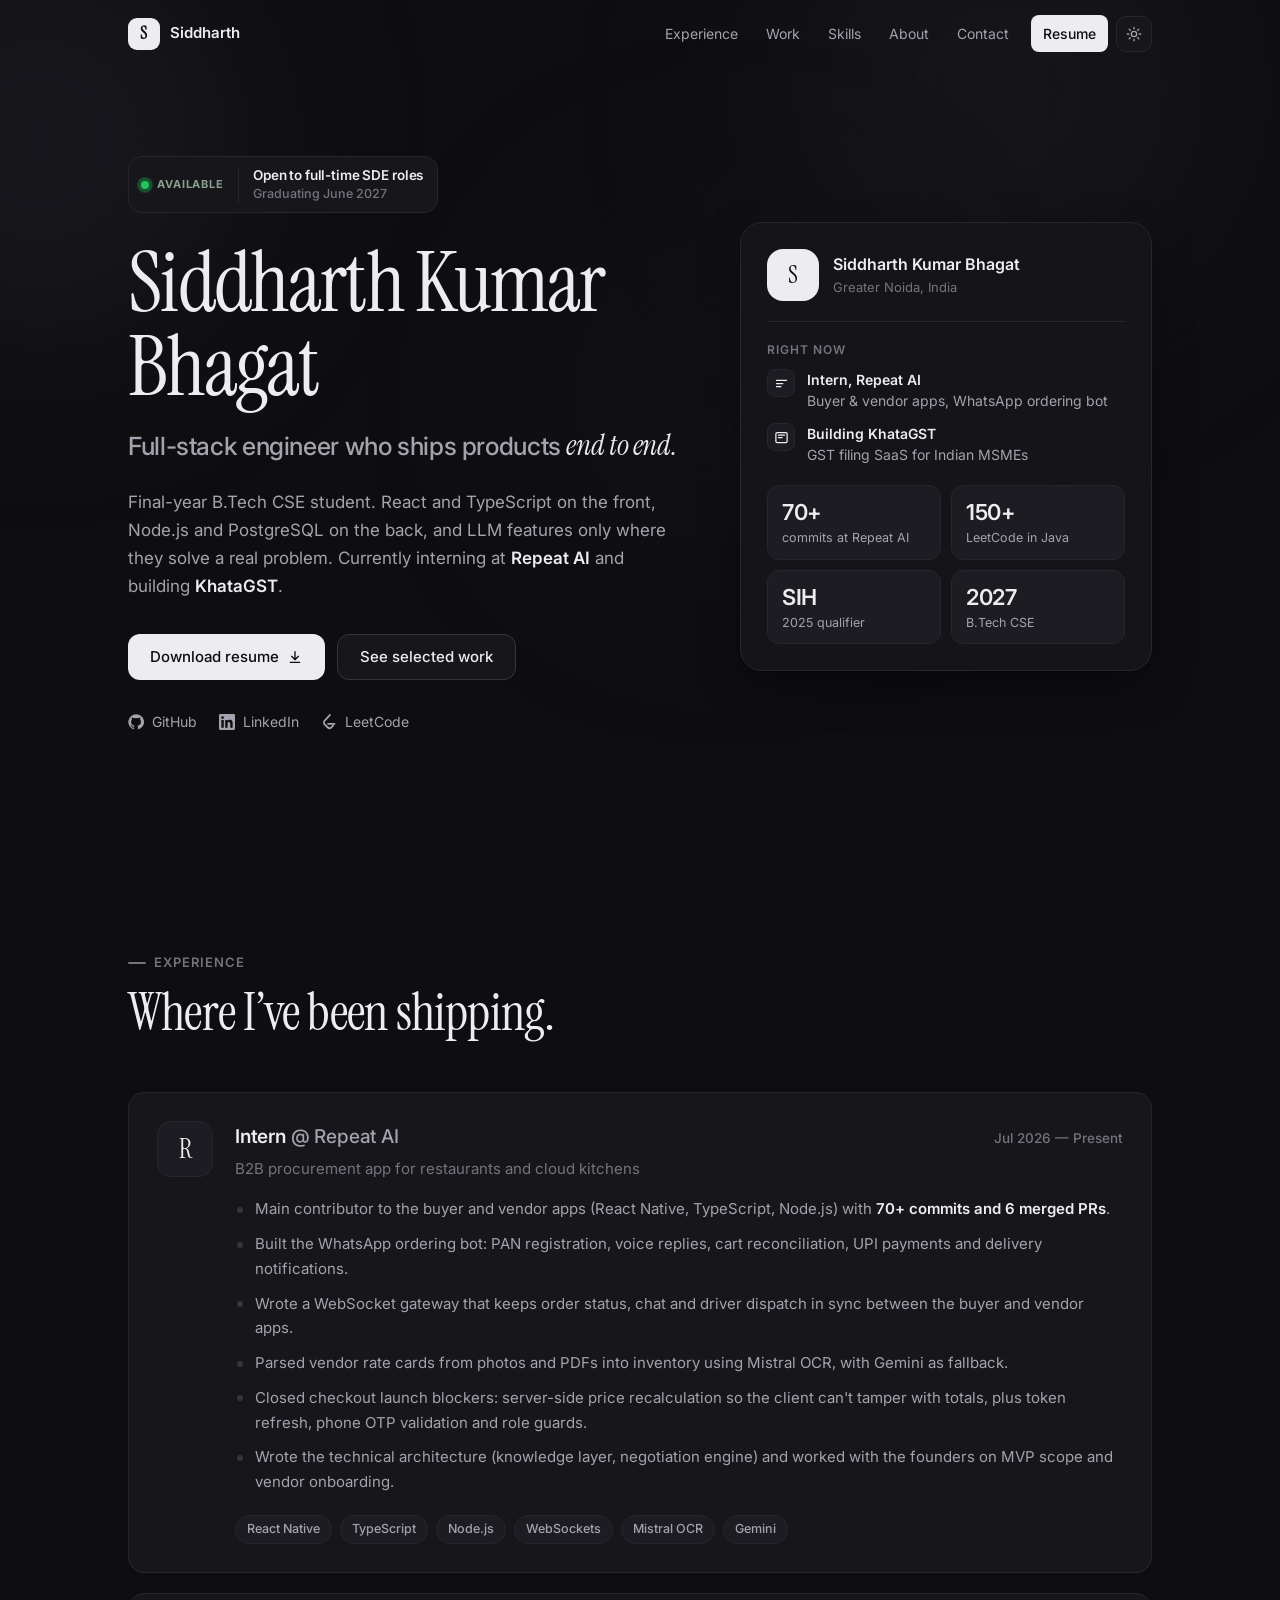
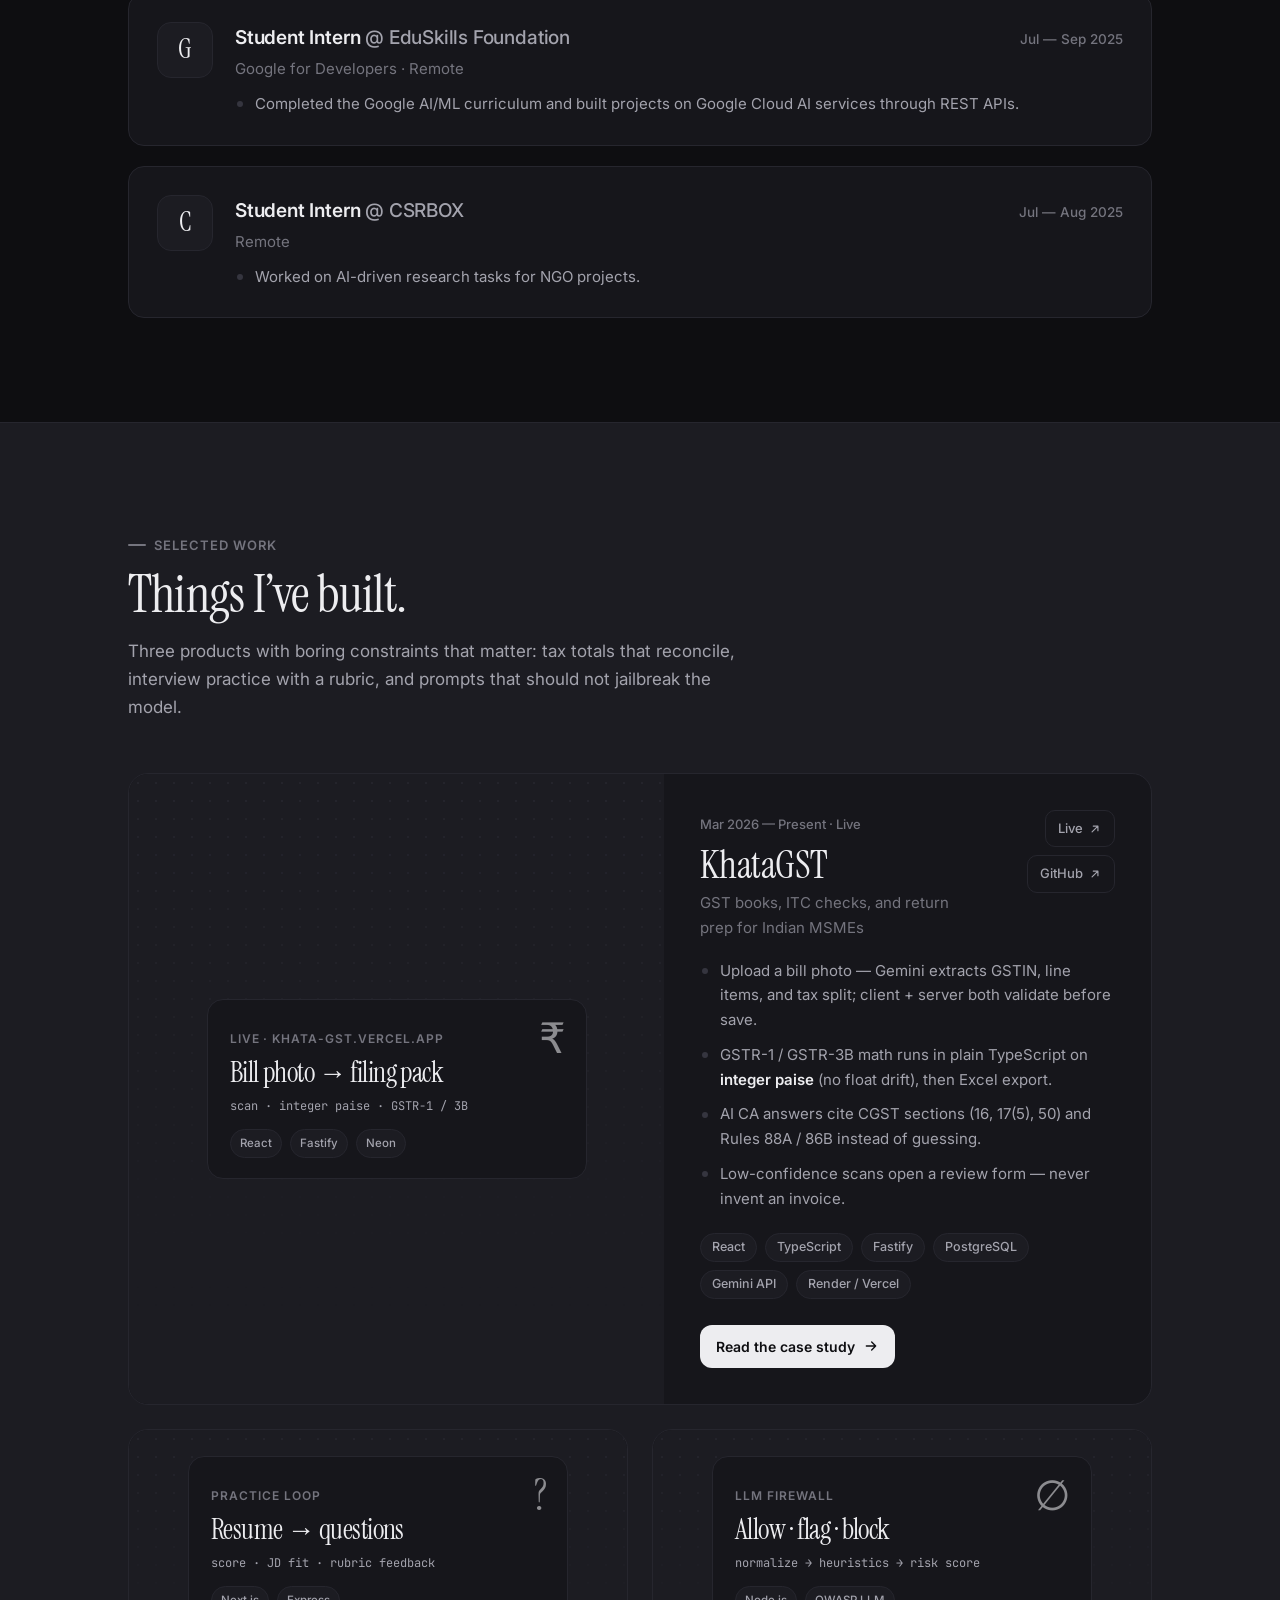
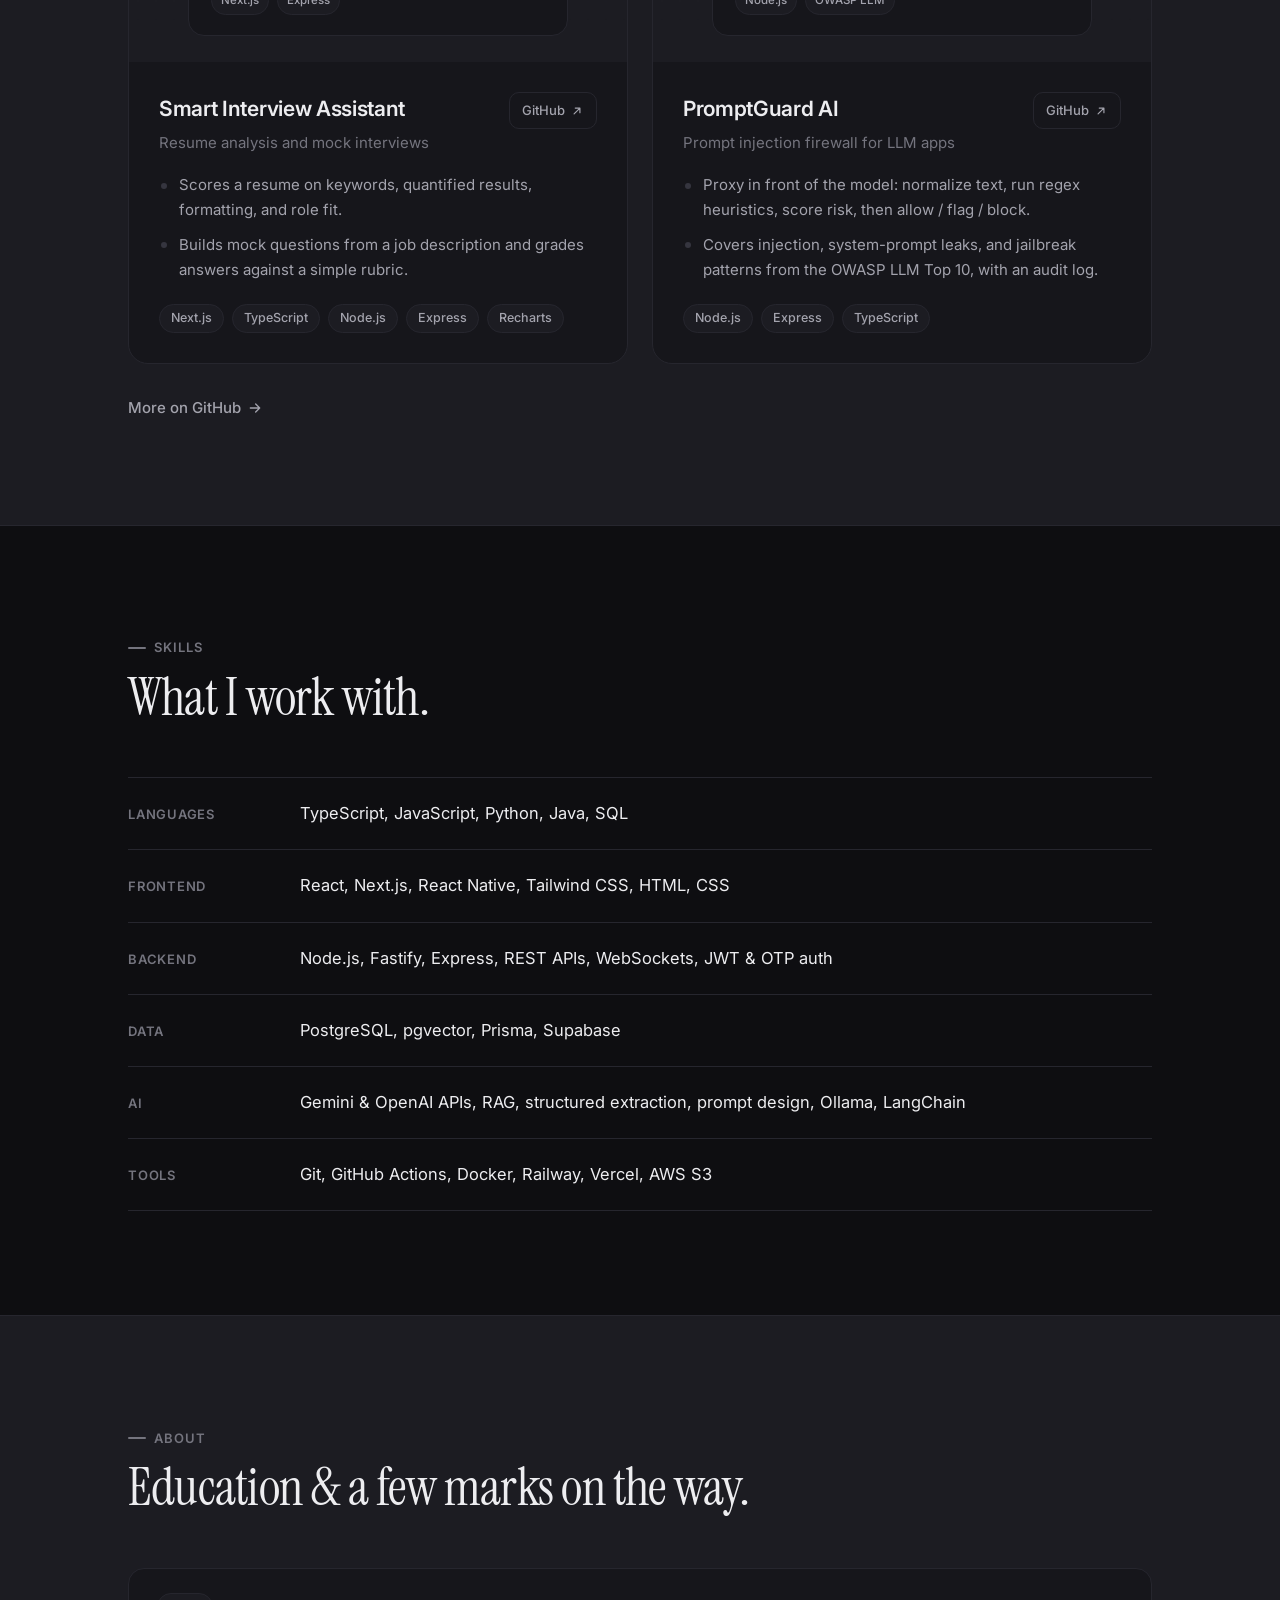
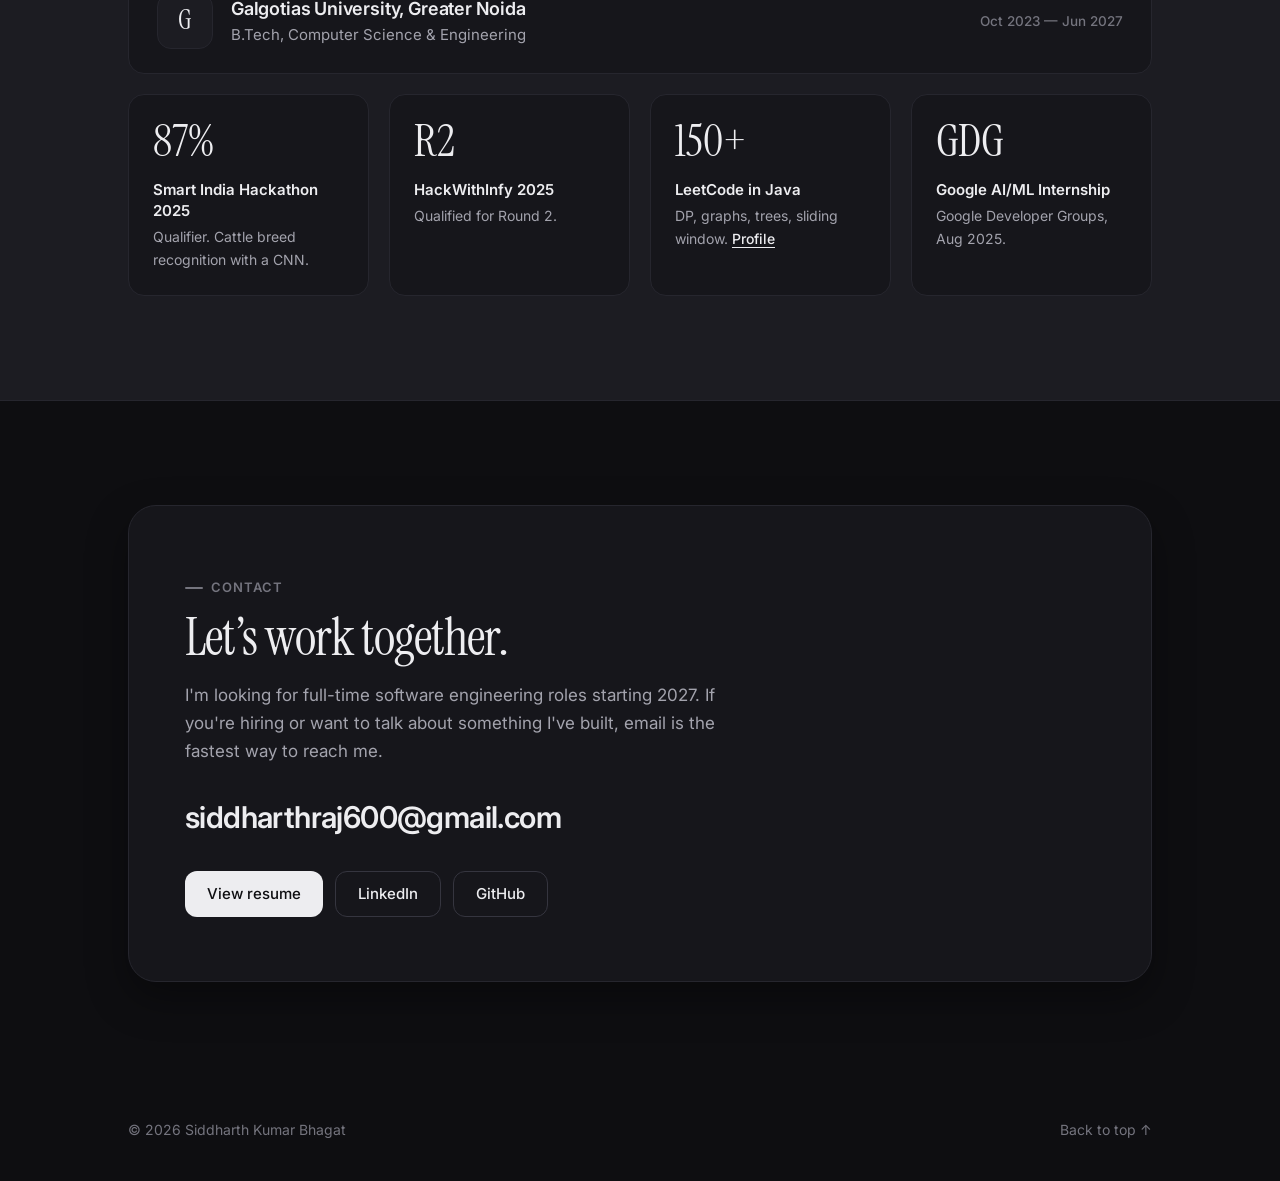
<file: index.html>
<!DOCTYPE html>
<html lang="en">

<head>
  <meta charset="UTF-8">
  <meta name="viewport" content="width=device-width, initial-scale=1.0">
  <title>Siddharth Kumar Bhagat · Full-Stack Engineer</title>
  <meta name="description"
    content="Siddharth Kumar Bhagat — final-year B.Tech CSE student and full-stack engineer building with React, TypeScript, Node.js, PostgreSQL and LLMs.">
  <meta name="author" content="Siddharth Kumar Bhagat">
  <meta name="theme-color" content="#0e0e11">
  <meta property="og:type" content="website">
  <meta property="og:title" content="Siddharth Kumar Bhagat · Full-Stack Engineer">
  <meta property="og:description"
    content="Full-stack products end to end: React and TypeScript on the front, Node.js and PostgreSQL on the back, with LLM features where they solve a real problem.">
  <link rel="icon"
    href="data:image/svg+xml,%3Csvg xmlns='http://www.w3.org/2000/svg' viewBox='0 0 64 64'%3E%3Crect width='64' height='64' rx='14' fill='%230e0e11'/%3E%3Ctext x='50%25' y='56%25' dominant-baseline='middle' text-anchor='middle' font-family='Georgia,serif' font-size='30' fill='%23ededf0'%3ES%3C/text%3E%3C/svg%3E">
  <link rel="preconnect" href="https://fonts.googleapis.com">
  <link rel="preconnect" href="https://fonts.gstatic.com" crossorigin>
  <link
    href="https://fonts.googleapis.com/css2?family=Instrument+Serif:ital@0;1&family=Inter:wght@400;500;600;700&family=JetBrains+Mono:wght@400;500&display=swap"
    rel="stylesheet">
  <link rel="stylesheet" href="styles.css">
  <script>
    document.documentElement.classList.add("js");
    (function () {
      var t = localStorage.getItem("theme");
      document.documentElement.setAttribute("data-theme", t === "light" ? "light" : "dark");
    })();
  </script>
</head>

<body>
  <a class="skip-link" href="#main">Skip to content</a>

  <header class="nav" id="nav">
    <div class="nav-inner">
      <a href="#top" class="nav-logo" aria-label="Home">
        <span class="logo-mark">S</span>
        Siddharth
      </a>
      <div class="nav-right">
        <nav aria-label="Primary">
          <ul class="nav-links" id="navLinks">
            <li><a href="#experience">Experience</a></li>
            <li><a href="#projects">Work</a></li>
            <li><a href="#skills">Skills</a></li>
            <li><a href="#education">About</a></li>
            <li><a href="#contact">Contact</a></li>
            <li><a href="Siddharth_Kumar_Bhagat_Resume.pdf" class="nav-resume" target="_blank" rel="noopener">Resume</a></li>
          </ul>
        </nav>
        <button class="icon-btn theme-toggle" id="themeToggle" type="button" aria-label="Switch to dark theme">
          <svg class="icon-moon" viewBox="0 0 24 24" aria-hidden="true">
            <path d="M21 14.5A8.5 8.5 0 1 1 9.5 3 7 7 0 0 0 21 14.5z" />
          </svg>
          <svg class="icon-sun" viewBox="0 0 24 24" aria-hidden="true">
            <circle cx="12" cy="12" r="4" />
            <path d="M12 2v2M12 20v2M4.93 4.93l1.41 1.41M17.66 17.66l1.41 1.41M2 12h2M20 12h2M4.93 19.07l1.41-1.41M17.66 6.34l1.41-1.41" />
          </svg>
        </button>
        <button class="icon-btn menu-btn" id="menuBtn" type="button" aria-label="Open menu" aria-expanded="false" aria-controls="navLinks">
          <span></span><span></span>
        </button>
      </div>
    </div>
  </header>

  <main id="main">

    <section class="hero" id="top">
      <div class="hero-bg" aria-hidden="true"><span></span><span></span><span></span></div>
      <div class="container hero-grid">
        <div>
          <div class="avail-card" role="status">
            <div class="avail-live">
              <span class="status-dot" aria-hidden="true"></span>
              <span class="avail-live-label">Available</span>
            </div>
            <div class="avail-divider" aria-hidden="true"></div>
            <div class="avail-copy">
              <strong>Open to full-time SDE roles</strong>
              <span>Graduating June 2027</span>
            </div>
          </div>
          <h1 class="hero-name">Siddharth Kumar Bhagat</h1>
          <p class="hero-role">Full-stack engineer who ships products <em>end to end.</em></p>
          <p class="hero-summary">
            Final-year B.Tech CSE student. React and TypeScript on the front, Node.js and PostgreSQL on the back,
            and LLM features only where they solve a real problem. Currently interning at
            <strong>Repeat AI</strong> and building <strong>KhataGST</strong>.
          </p>
          <div class="hero-actions">
            <a href="Siddharth_Kumar_Bhagat_Resume.pdf" class="btn btn-primary" target="_blank" rel="noopener">
              Download resume
              <svg viewBox="0 0 24 24" aria-hidden="true"><path d="M12 4v12m0 0l-5-5m5 5l5-5M5 20h14" /></svg>
            </a>
            <a href="#projects" class="btn btn-ghost">See selected work</a>
          </div>
          <ul class="social" aria-label="Profiles">
            <li>
              <a href="https://github.com/btw-itz-sid" target="_blank" rel="noopener">
                <svg viewBox="0 0 24 24" aria-hidden="true" class="fill">
                  <path d="M12 .5a11.5 11.5 0 0 0-3.64 22.41c.58.1.79-.25.79-.56v-2c-3.2.7-3.88-1.37-3.88-1.37-.53-1.33-1.28-1.69-1.28-1.69-1.05-.71.08-.7.08-.7 1.16.08 1.77 1.19 1.77 1.19 1.03 1.77 2.7 1.26 3.36.96.1-.75.4-1.26.73-1.55-2.55-.29-5.24-1.28-5.24-5.68 0-1.26.45-2.28 1.19-3.09-.12-.29-.52-1.46.11-3.05 0 0 .97-.31 3.17 1.18a11 11 0 0 1 5.77 0c2.2-1.49 3.17-1.18 3.17-1.18.63 1.59.23 2.76.11 3.05.74.81 1.19 1.83 1.19 3.09 0 4.41-2.69 5.38-5.25 5.67.41.36.78 1.06.78 2.14v3.17c0 .31.21.67.8.56A11.5 11.5 0 0 0 12 .5Z" />
                </svg>
                GitHub
              </a>
            </li>
            <li>
              <a href="https://www.linkedin.com/in/siddharth-kumar-bhagat" target="_blank" rel="noopener">
                <svg viewBox="0 0 24 24" aria-hidden="true" class="fill">
                  <path d="M20.45 20.45h-3.56v-5.57c0-1.33-.02-3.04-1.85-3.04-1.85 0-2.14 1.45-2.14 2.94v5.67H9.35V9h3.41v1.56h.05c.48-.9 1.64-1.85 3.37-1.85 3.6 0 4.27 2.37 4.27 5.46v6.28ZM5.34 7.43a2.06 2.06 0 1 1 0-4.13 2.06 2.06 0 0 1 0 4.13ZM7.12 20.45H3.56V9h3.56v11.45ZM22.22 0H1.77C.79 0 0 .77 0 1.73v20.54C0 23.23.79 24 1.77 24h20.45c.98 0 1.78-.77 1.78-1.73V1.73C24 .77 23.2 0 22.22 0Z" />
                </svg>
                LinkedIn
              </a>
            </li>
            <li>
              <a href="https://leetcode.com/u/btw_itzz_sid_/" target="_blank" rel="noopener">
                <svg viewBox="0 0 24 24" aria-hidden="true" class="fill">
                  <path d="M13.48 0a1.37 1.37 0 0 0-.96.44L7.12 6.22l-2.6 2.78a5.3 5.3 0 0 0-1.27 2.07 5.6 5.6 0 0 0-.2 2.3 5.3 5.3 0 0 0 1.49 3.13l4.36 4.36a5.4 5.4 0 0 0 7.65.03l2.6-2.6a1.37 1.37 0 1 0-1.94-1.94l-2.6 2.6a2.68 2.68 0 0 1-3.78-.02l-4.36-4.36a2.6 2.6 0 0 1-.03-3.67l2.6-2.79 5.4-5.78A1.37 1.37 0 0 0 13.48 0Zm-2.87 13.38a1.37 1.37 0 1 0 0 2.74h9.68a1.37 1.37 0 1 0 0-2.74h-9.68Z" />
                </svg>
                LeetCode
              </a>
            </li>
          </ul>
        </div>

        <aside class="snapshot reveal" aria-label="Currently">
          <div class="snapshot-head">
            <div class="avatar" aria-hidden="true">S</div>
            <div>
              <p class="snapshot-name">Siddharth Kumar Bhagat</p>
              <p class="snapshot-loc">Greater Noida, India</p>
            </div>
          </div>
          <p class="snapshot-label">Right now</p>
          <ul class="now-list">
            <li>
              <span class="now-icon" aria-hidden="true">
                <svg viewBox="0 0 24 24"><path d="M4 7h16M4 12h10M4 17h7" /></svg>
              </span>
              <div><strong>Intern, Repeat AI</strong>Buyer &amp; vendor apps, WhatsApp ordering bot</div>
            </li>
            <li>
              <span class="now-icon" aria-hidden="true">
                <svg viewBox="0 0 24 24"><rect x="3" y="4" width="18" height="16" rx="2" /><path d="M7 8h10M7 12h6" /></svg>
              </span>
              <div><strong>Building KhataGST</strong>GST filing SaaS for Indian MSMEs</div>
            </li>
          </ul>
          <ul class="snapshot-stats">
            <li><span>70+</span>commits at Repeat AI</li>
            <li><span>150+</span>LeetCode in Java</li>
            <li><span>SIH</span>2025 qualifier</li>
            <li><span>2027</span>B.Tech CSE</li>
          </ul>
        </aside>
      </div>
    </section>

    <section class="section" id="experience">
      <div class="container">
        <div class="section-head">
          <p class="eyebrow">Experience</p>
          <h2 class="section-title">Where I’ve been shipping.</h2>
        </div>

        <ol class="timeline">
          <li class="role reveal">
            <div class="company-badge" aria-hidden="true">R</div>
            <div class="role-body">
              <div class="role-head">
                <h3>Intern <span class="at">@ Repeat AI</span></h3>
                <span class="role-date">Jul 2026 — Present</span>
              </div>
              <p class="role-sub">B2B procurement app for restaurants and cloud kitchens</p>
              <ul class="bullets">
                <li>Main contributor to the buyer and vendor apps (React Native, TypeScript, Node.js) with
                  <strong>70+ commits and 6 merged PRs</strong>.</li>
                <li>Built the WhatsApp ordering bot: PAN registration, voice replies, cart reconciliation, UPI payments
                  and delivery notifications.</li>
                <li>Wrote a WebSocket gateway that keeps order status, chat and driver dispatch in sync between the buyer
                  and vendor apps.</li>
                <li>Parsed vendor rate cards from photos and PDFs into inventory using Mistral OCR, with Gemini as
                  fallback.</li>
                <li>Closed checkout launch blockers: server-side price recalculation so the client can't tamper with
                  totals, plus token refresh, phone OTP validation and role guards.</li>
                <li>Wrote the technical architecture (knowledge layer, negotiation engine) and worked with the founders
                  on MVP scope and vendor onboarding.</li>
              </ul>
              <ul class="tags">
                <li>React Native</li><li>TypeScript</li><li>Node.js</li><li>WebSockets</li><li>Mistral OCR</li><li>Gemini</li>
              </ul>
            </div>
          </li>

          <li class="role role-compact reveal">
            <div class="company-badge" aria-hidden="true">G</div>
            <div class="role-body">
              <div class="role-head">
                <h3>Student Intern <span class="at">@ EduSkills Foundation</span></h3>
                <span class="role-date">Jul — Sep 2025</span>
              </div>
              <p class="role-sub">Google for Developers · Remote</p>
              <ul class="bullets">
                <li>Completed the Google AI/ML curriculum and built projects on Google Cloud AI services through REST APIs.</li>
              </ul>
            </div>
          </li>

          <li class="role role-compact reveal">
            <div class="company-badge" aria-hidden="true">C</div>
            <div class="role-body">
              <div class="role-head">
                <h3>Student Intern <span class="at">@ CSRBOX</span></h3>
                <span class="role-date">Jul — Aug 2025</span>
              </div>
              <p class="role-sub">Remote</p>
              <ul class="bullets">
                <li>Worked on AI-driven research tasks for NGO projects.</li>
              </ul>
            </div>
          </li>
        </ol>
      </div>
    </section>

    <section class="section section-alt" id="projects">
      <div class="container">
        <div class="section-head">
          <p class="eyebrow">Selected work</p>
          <h2 class="section-title">Things I’ve built.</h2>
          <p class="section-lead">Three products with boring constraints that matter: tax totals that reconcile, interview
            practice with a rubric, and prompts that should not jailbreak the model.</p>
        </div>

        <article class="project project-featured reveal">
          <div class="project-visual" aria-hidden="true">
            <div class="visual-panel">
              <div class="visual-mark">₹</div>
              <p class="visual-kicker">Live · khata-gst.vercel.app</p>
              <p class="visual-title">Bill photo → filing pack</p>
              <p class="visual-line">scan · integer paise · GSTR-1 / 3B</p>
              <div class="visual-meta">
                <span>React</span>
                <span>Fastify</span>
                <span>Neon</span>
              </div>
            </div>
          </div>
          <div class="project-body">
            <header class="project-head">
              <div>
                <p class="project-kicker">Mar 2026 — Present · Live</p>
                <h3>KhataGST</h3>
                <p class="project-tagline">GST books, ITC checks, and return prep for Indian MSMEs</p>
              </div>
              <div class="project-links">
                <a class="project-link" href="https://khata-gst.vercel.app" target="_blank" rel="noopener">
                  Live
                  <svg viewBox="0 0 24 24" aria-hidden="true"><path d="M7 17L17 7M9 7h8v8" /></svg>
                </a>
                <a class="project-link" href="https://github.com/btw-itz-sid/KhataGST" target="_blank" rel="noopener">
                  GitHub
                  <svg viewBox="0 0 24 24" aria-hidden="true"><path d="M7 17L17 7M9 7h8v8" /></svg>
                </a>
              </div>
            </header>
            <ul class="bullets">
              <li>Upload a bill photo — Gemini extracts GSTIN, line items, and tax split; client + server both validate before save.</li>
              <li>GSTR-1 / GSTR-3B math runs in plain TypeScript on <strong>integer paise</strong> (no float drift), then Excel export.</li>
              <li>AI CA answers cite CGST sections (16, 17(5), 50) and Rules 88A / 86B instead of guessing.</li>
              <li>Low-confidence scans open a review form — never invent an invoice.</li>
            </ul>
            <ul class="tags">
              <li>React</li><li>TypeScript</li><li>Fastify</li><li>PostgreSQL</li><li>Gemini API</li><li>Render / Vercel</li>
            </ul>
            <a class="case-link" href="projects/khatagst/">
              Read the case study
              <svg viewBox="0 0 24 24" aria-hidden="true"><path d="M5 12h14m-6-6l6 6-6 6" /></svg>
            </a>
          </div>
        </article>

        <div class="project-grid">
          <article class="project reveal">
            <div class="project-visual" aria-hidden="true">
              <div class="visual-panel">
                <div class="visual-mark">?</div>
                <p class="visual-kicker">Practice loop</p>
                <p class="visual-title">Resume → questions</p>
                <p class="visual-line">score · JD fit · rubric feedback</p>
                <div class="visual-meta">
                  <span>Next.js</span>
                  <span>Express</span>
                </div>
              </div>
            </div>
            <div class="project-body">
              <header class="project-head">
                <div>
                  <h3>Smart Interview Assistant</h3>
                  <p class="project-tagline">Resume analysis and mock interviews</p>
                </div>
                <a class="project-link" href="https://github.com/btw-itz-sid/smart-interview-assistant" target="_blank" rel="noopener">
                  GitHub
                  <svg viewBox="0 0 24 24" aria-hidden="true"><path d="M7 17L17 7M9 7h8v8" /></svg>
                </a>
              </header>
              <ul class="bullets">
                <li>Scores a resume on keywords, quantified results, formatting, and role fit.</li>
                <li>Builds mock questions from a job description and grades answers against a simple rubric.</li>
              </ul>
              <ul class="tags">
                <li>Next.js</li><li>TypeScript</li><li>Node.js</li><li>Express</li><li>Recharts</li>
              </ul>
            </div>
          </article>

          <article class="project reveal">
            <div class="project-visual" aria-hidden="true">
              <div class="visual-panel">
                <div class="visual-mark">∅</div>
                <p class="visual-kicker">LLM firewall</p>
                <p class="visual-title">Allow · flag · block</p>
                <p class="visual-line">normalize → heuristics → risk score</p>
                <div class="visual-meta">
                  <span>Node.js</span>
                  <span>OWASP LLM</span>
                </div>
              </div>
            </div>
            <div class="project-body">
              <header class="project-head">
                <div>
                  <h3>PromptGuard AI</h3>
                  <p class="project-tagline">Prompt injection firewall for LLM apps</p>
                </div>
                <a class="project-link" href="https://github.com/btw-itz-sid/promptguard-ai" target="_blank" rel="noopener">
                  GitHub
                  <svg viewBox="0 0 24 24" aria-hidden="true"><path d="M7 17L17 7M9 7h8v8" /></svg>
                </a>
              </header>
              <ul class="bullets">
                <li>Proxy in front of the model: normalize text, run regex heuristics, score risk, then allow / flag / block.</li>
                <li>Covers injection, system-prompt leaks, and jailbreak patterns from the OWASP LLM Top 10, with an audit log.</li>
              </ul>
              <ul class="tags">
                <li>Node.js</li><li>Express</li><li>TypeScript</li>
              </ul>
            </div>
          </article>
        </div>

        <a class="more-link" href="https://github.com/btw-itz-sid?tab=repositories" target="_blank" rel="noopener">
          More on GitHub
          <svg viewBox="0 0 24 24" aria-hidden="true"><path d="M5 12h14m-6-6l6 6-6 6" /></svg>
        </a>
      </div>
    </section>

    <section class="section" id="skills">
      <div class="container">
        <div class="section-head">
          <p class="eyebrow">Skills</p>
          <h2 class="section-title">What I work with.</h2>
        </div>
        <dl class="skill-list">
          <div class="skill-row reveal">
            <dt>Languages</dt>
            <dd>TypeScript, JavaScript, Python, Java, SQL</dd>
          </div>
          <div class="skill-row reveal">
            <dt>Frontend</dt>
            <dd>React, Next.js, React Native, Tailwind CSS, HTML, CSS</dd>
          </div>
          <div class="skill-row reveal">
            <dt>Backend</dt>
            <dd>Node.js, Fastify, Express, REST APIs, WebSockets, JWT &amp; OTP auth</dd>
          </div>
          <div class="skill-row reveal">
            <dt>Data</dt>
            <dd>PostgreSQL, pgvector, Prisma, Supabase</dd>
          </div>
          <div class="skill-row reveal">
            <dt>AI</dt>
            <dd>Gemini &amp; OpenAI APIs, RAG, structured extraction, prompt design, Ollama, LangChain</dd>
          </div>
          <div class="skill-row reveal">
            <dt>Tools</dt>
            <dd>Git, GitHub Actions, Docker, Railway, Vercel, AWS S3</dd>
          </div>
        </dl>
      </div>
    </section>

    <section class="section section-alt" id="education">
      <div class="container">
        <div class="section-head">
          <p class="eyebrow">About</p>
          <h2 class="section-title">Education &amp; a few marks on the way.</h2>
        </div>

        <div class="edu reveal">
          <div class="company-badge" aria-hidden="true">G</div>
          <div class="edu-text">
            <h3>Galgotias University, Greater Noida</h3>
            <p>B.Tech, Computer Science &amp; Engineering</p>
          </div>
          <span class="role-date">Oct 2023 — Jun 2027</span>
        </div>

        <ul class="achievements">
          <li class="reveal">
            <span class="ach-stat">87%</span>
            <h4>Smart India Hackathon 2025</h4>
            <p>Qualifier. Cattle breed recognition with a CNN.</p>
          </li>
          <li class="reveal">
            <span class="ach-stat">R2</span>
            <h4>HackWithInfy 2025</h4>
            <p>Qualified for Round 2.</p>
          </li>
          <li class="reveal">
            <span class="ach-stat">150+</span>
            <h4>LeetCode in Java</h4>
            <p>DP, graphs, trees, sliding window.
              <a href="https://leetcode.com/u/btw_itzz_sid_/" target="_blank" rel="noopener">Profile</a></p>
          </li>
          <li class="reveal">
            <span class="ach-stat">GDG</span>
            <h4>Google AI/ML Internship</h4>
            <p>Google Developer Groups, Aug 2025.</p>
          </li>
        </ul>
      </div>
    </section>

    <section class="section" id="contact">
      <div class="container">
        <div class="contact-card">
          <p class="eyebrow">Contact</p>
          <h2 class="section-title">Let’s work together.</h2>
          <p class="contact-lead">I'm looking for full-time software engineering roles starting 2027. If you're hiring
            or want to talk about something I've built, email is the fastest way to reach me.</p>
          <a class="contact-email" href="mailto:siddharthraj600@gmail.com">siddharthraj600@gmail.com</a>
          <div class="hero-actions">
            <a href="Siddharth_Kumar_Bhagat_Resume.pdf" class="btn btn-primary" target="_blank" rel="noopener">View resume</a>
            <a href="https://www.linkedin.com/in/siddharth-kumar-bhagat" class="btn btn-ghost" target="_blank" rel="noopener">LinkedIn</a>
            <a href="https://github.com/btw-itz-sid" class="btn btn-ghost" target="_blank" rel="noopener">GitHub</a>
          </div>
        </div>
      </div>
    </section>

  </main>

  <footer class="footer">
    <div class="container footer-inner">
      <p>© <span id="year">2026</span> Siddharth Kumar Bhagat</p>
      <a href="#top">Back to top ↑</a>
    </div>
  </footer>

  <script src="script.js"></script>
</body>

</html>
</file>
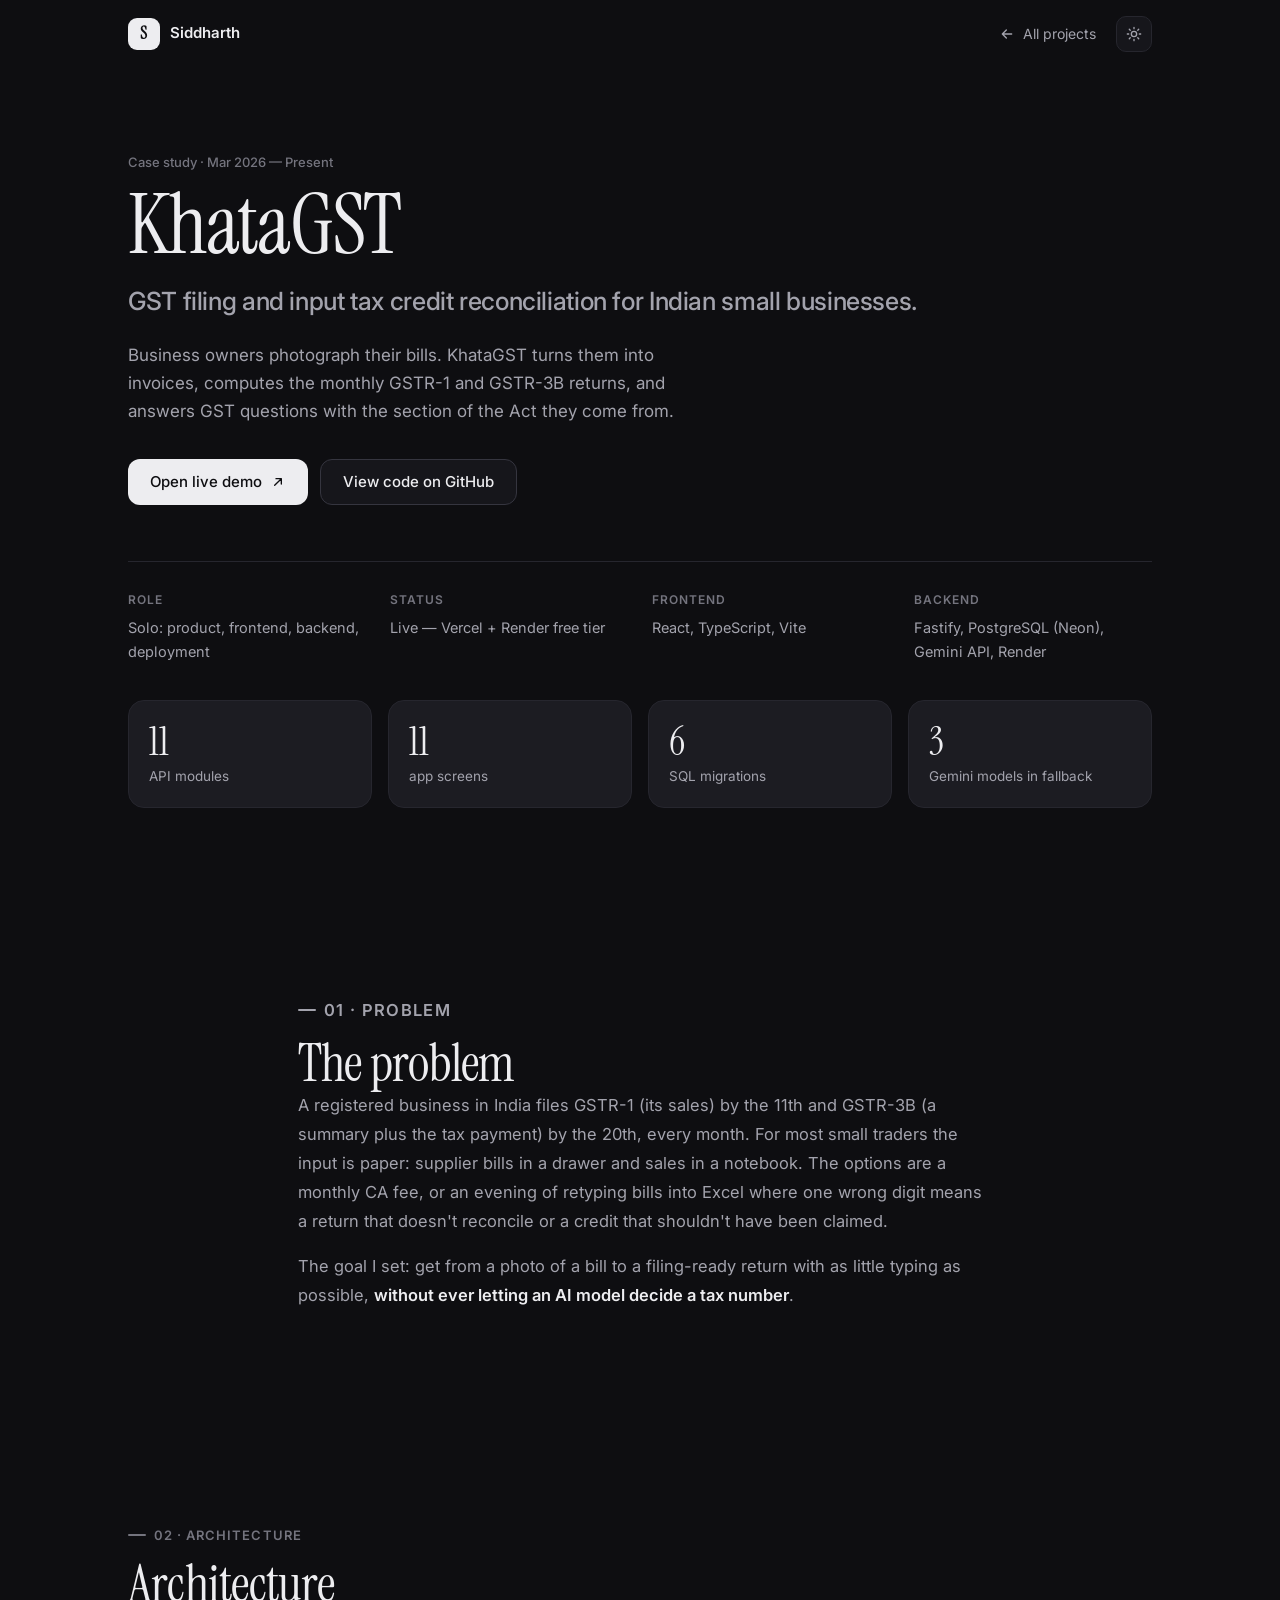
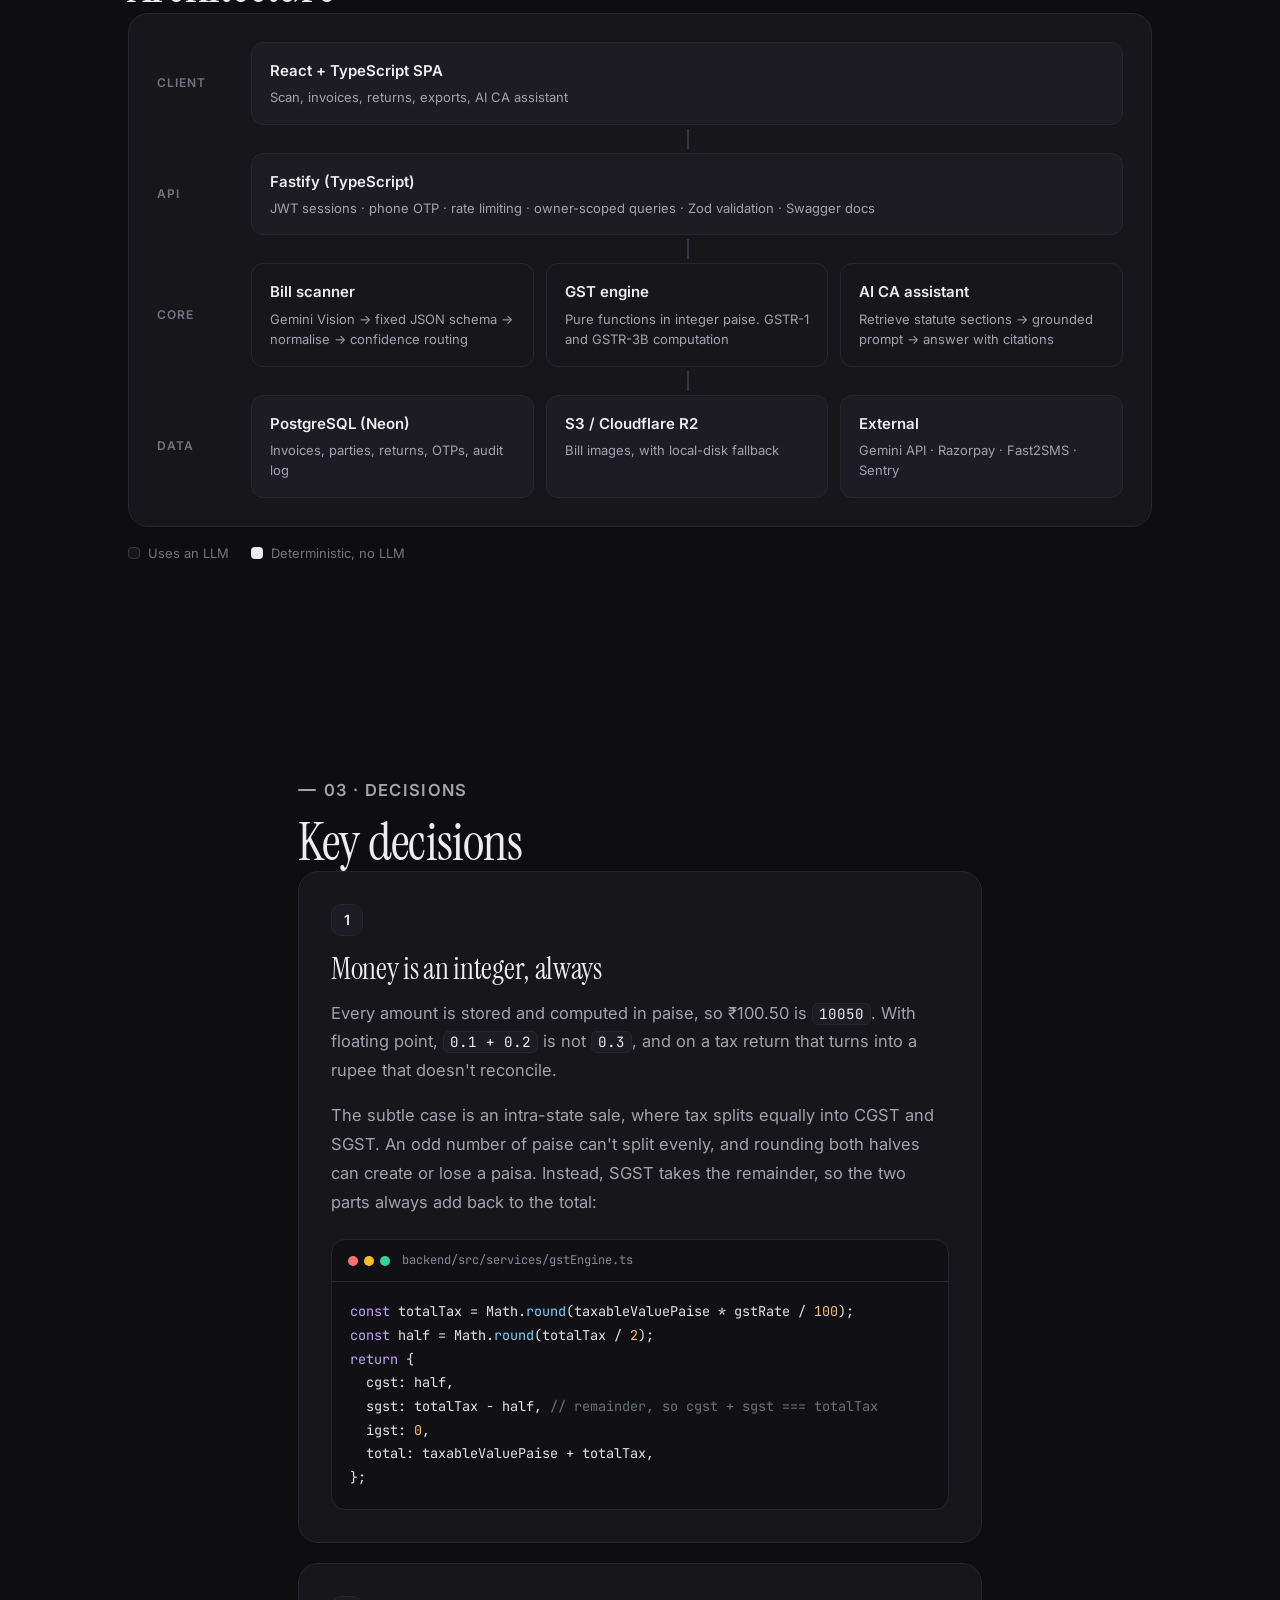
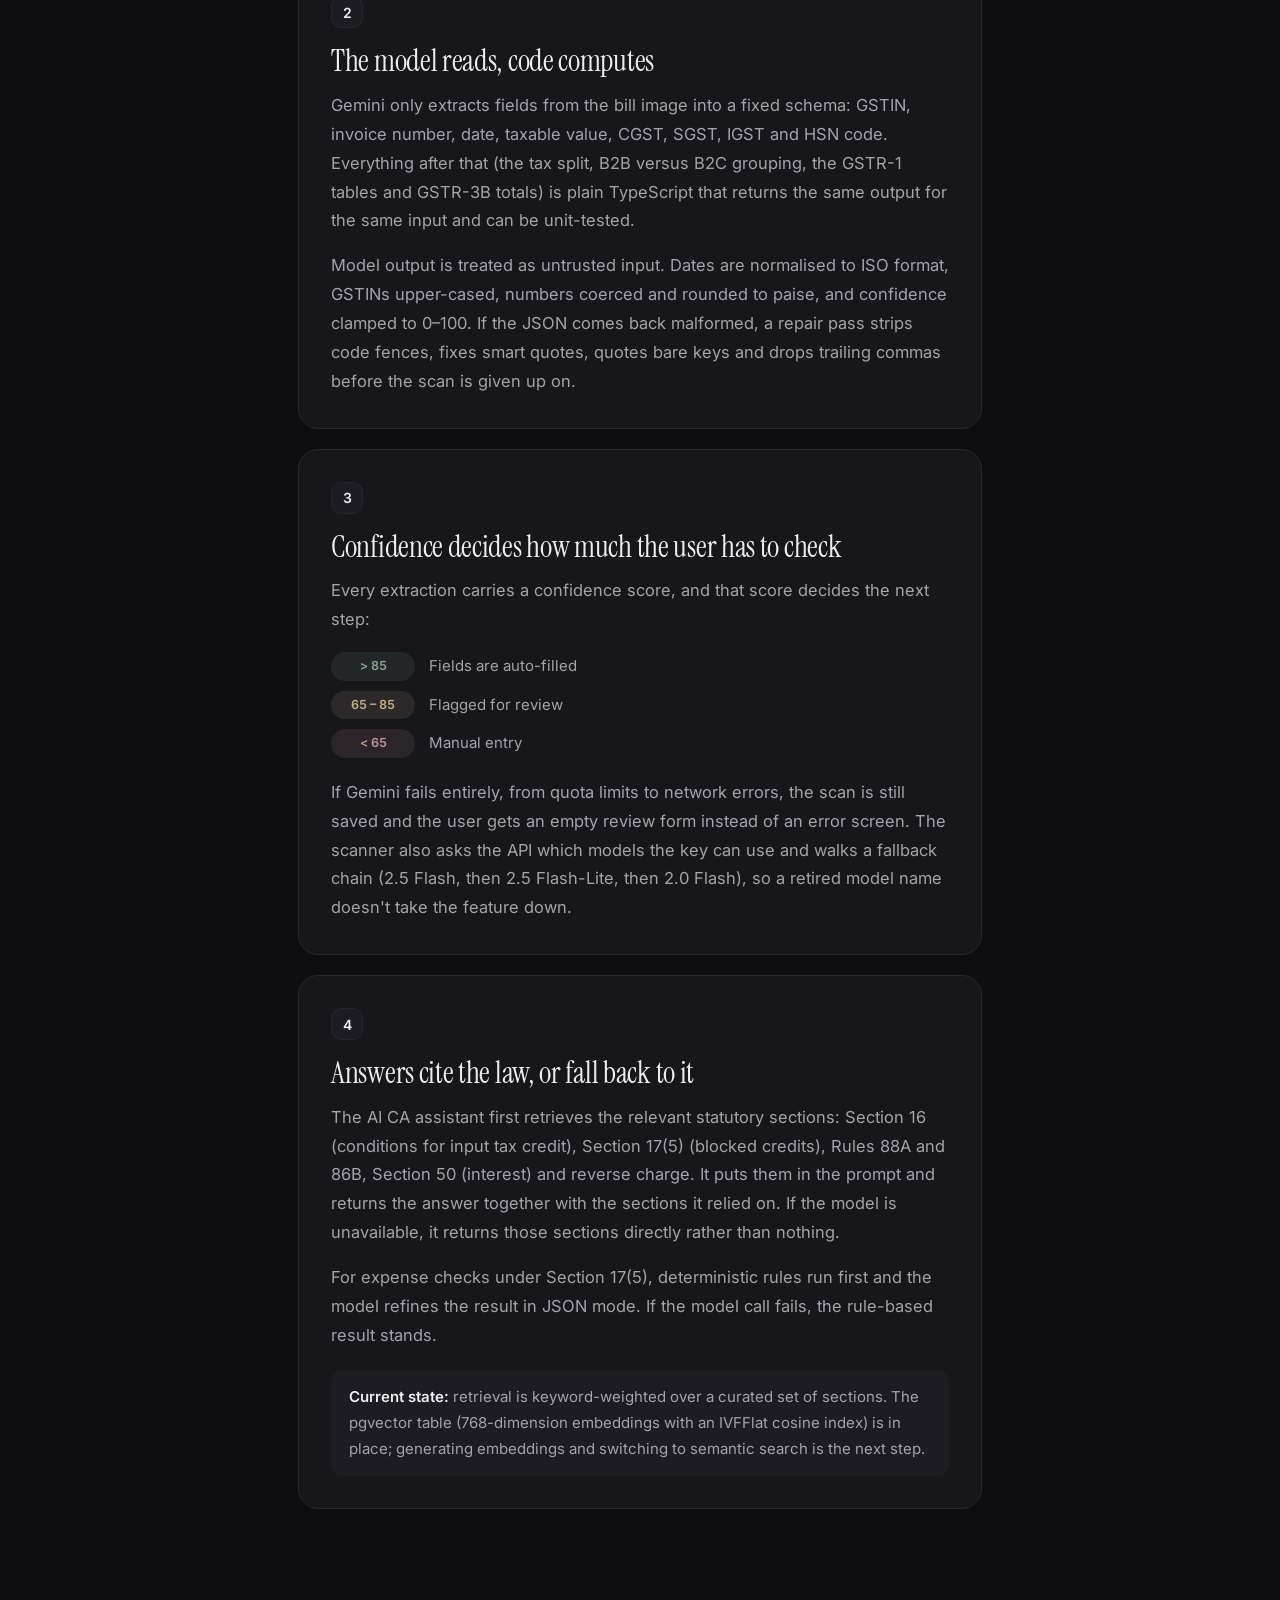
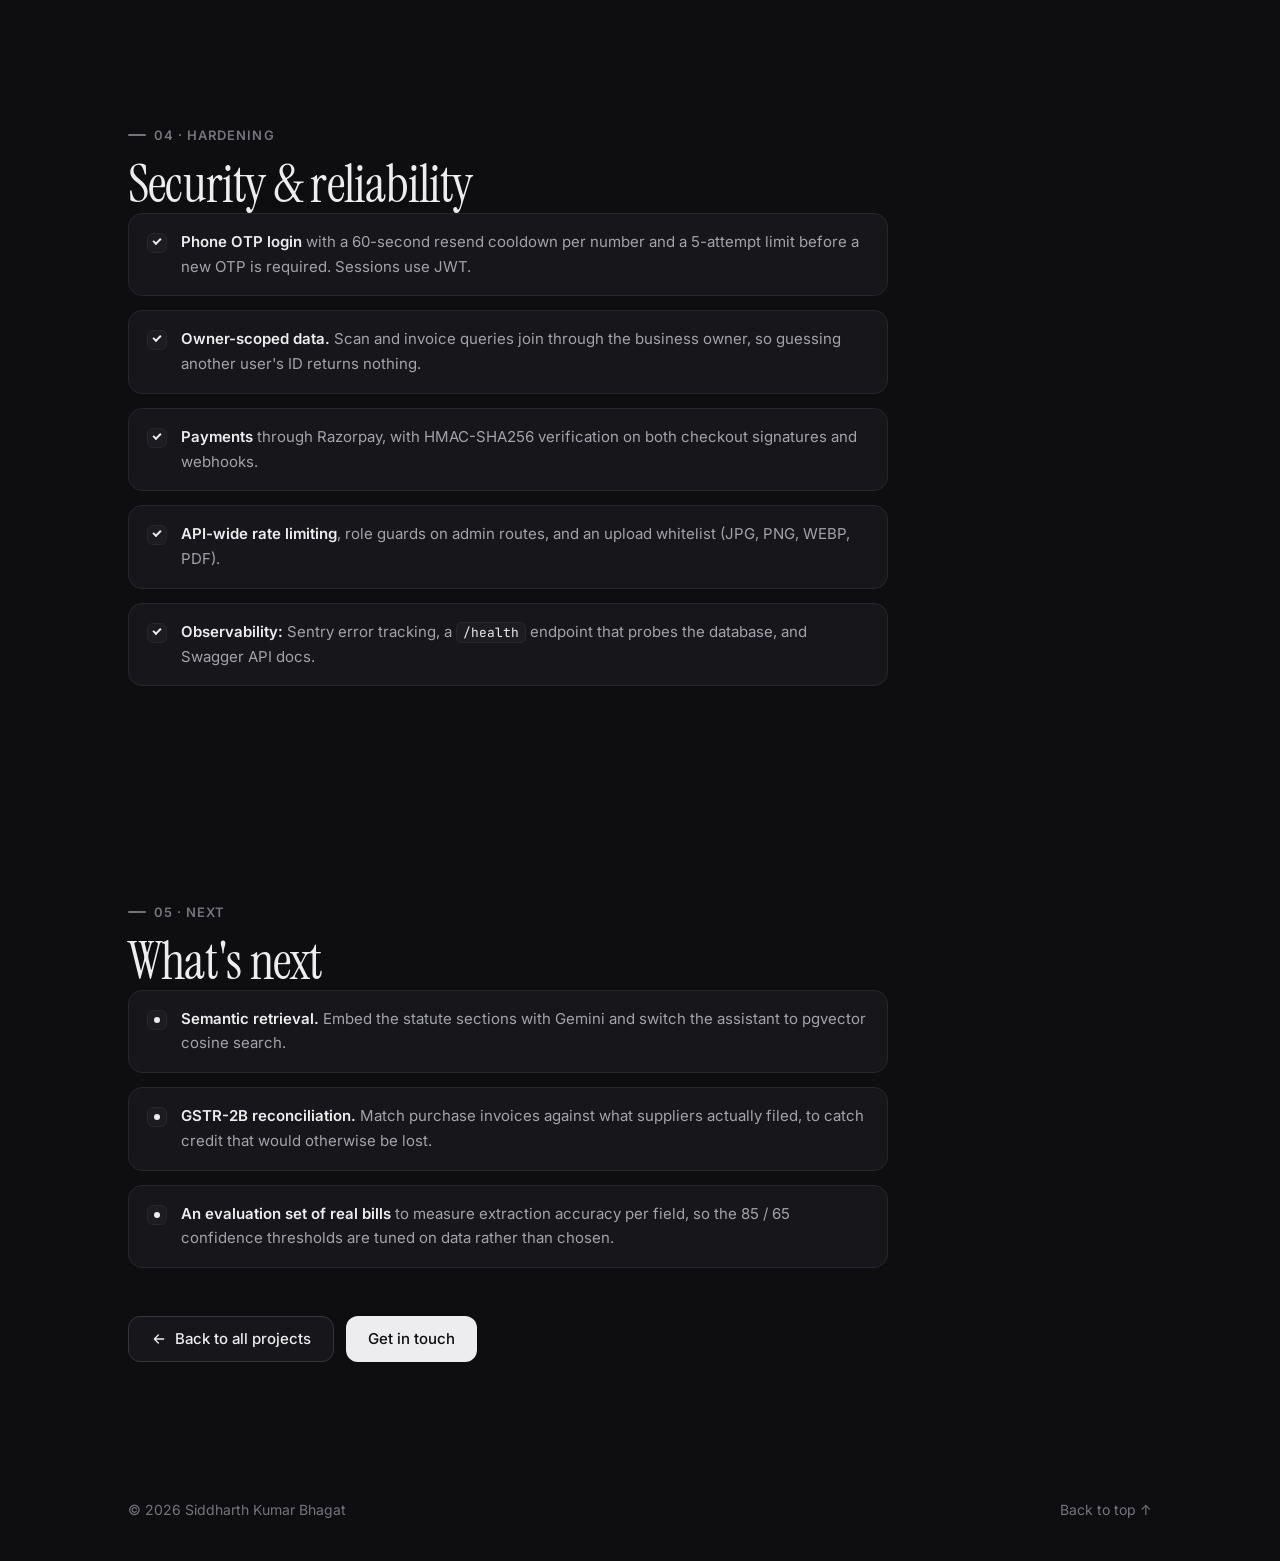
<file: projects/khatagst/index.html>
<!DOCTYPE html>
<html lang="en">

<head>
  <meta charset="UTF-8">
  <meta name="viewport" content="width=device-width, initial-scale=1.0">
  <title>KhataGST case study · Siddharth Kumar Bhagat</title>
  <meta name="description"
    content="How KhataGST turns photos of GST bills into filing-ready GSTR-1 and GSTR-3B returns: integer-paise tax math, confidence-routed AI extraction and statute-grounded answers.">
  <meta name="author" content="Siddharth Kumar Bhagat">
  <meta name="theme-color" content="#0e0e11">
  <meta property="og:type" content="article">
  <meta property="og:title" content="KhataGST case study · Siddharth Kumar Bhagat">
  <meta property="og:description"
    content="From a photo of a bill to a filing-ready GST return, without letting an AI model decide a tax number.">
  <link rel="icon"
    href="data:image/svg+xml,%3Csvg xmlns='http://www.w3.org/2000/svg' viewBox='0 0 64 64'%3E%3Crect width='64' height='64' rx='14' fill='%230e0e11'/%3E%3Ctext x='50%25' y='56%25' dominant-baseline='middle' text-anchor='middle' font-family='Georgia,serif' font-size='30' fill='%23ededf0'%3ES%3C/text%3E%3C/svg%3E">
  <link rel="preconnect" href="https://fonts.googleapis.com">
  <link rel="preconnect" href="https://fonts.gstatic.com" crossorigin>
  <link
    href="https://fonts.googleapis.com/css2?family=Instrument+Serif:ital@0;1&family=Inter:wght@400;500;600;700&family=JetBrains+Mono:wght@400;500&display=swap"
    rel="stylesheet">
  <link rel="stylesheet" href="../../styles.css">
  <script>
    document.documentElement.classList.add("js");
    (function () {
      var t = localStorage.getItem("theme");
      document.documentElement.setAttribute("data-theme", t === "light" ? "light" : "dark");
    })();
  </script>
</head>

<body>
  <a class="skip-link" href="#main">Skip to content</a>

  <header class="nav scrolled" id="nav">
    <div class="nav-inner">
      <a href="../../" class="nav-logo" aria-label="Home">
        <span class="logo-mark">S</span>
        Siddharth
      </a>
      <div class="nav-right">
        <a href="../../#projects" class="nav-back">
          <svg viewBox="0 0 24 24" aria-hidden="true"><path d="M19 12H5m6-6l-6 6 6 6" /></svg>
          All projects
        </a>
        <button class="icon-btn theme-toggle" id="themeToggle" type="button" aria-label="Switch to dark theme">
          <svg class="icon-moon" viewBox="0 0 24 24" aria-hidden="true">
            <path d="M21 14.5A8.5 8.5 0 1 1 9.5 3 7 7 0 0 0 21 14.5z" />
          </svg>
          <svg class="icon-sun" viewBox="0 0 24 24" aria-hidden="true">
            <circle cx="12" cy="12" r="4" />
            <path d="M12 2v2M12 20v2M4.93 4.93l1.41 1.41M17.66 17.66l1.41 1.41M2 12h2M20 12h2M4.93 19.07l1.41-1.41M17.66 6.34l1.41-1.41" />
          </svg>
        </button>
      </div>
    </div>
  </header>

  <main id="main" class="case">

    <section class="case-hero">
      <div class="container">
        <p class="project-kicker">Case study · Mar 2026 — Present</p>
        <h1 class="hero-name">KhataGST</h1>
        <p class="hero-role">GST filing and input tax credit reconciliation for Indian small businesses.</p>
        <p class="hero-summary">
          Business owners photograph their bills. KhataGST turns them into invoices, computes the monthly GSTR-1 and
          GSTR-3B returns, and answers GST questions with the section of the Act they come from.
        </p>
        <div class="hero-actions">
          <a href="https://khata-gst.vercel.app" class="btn btn-primary" target="_blank" rel="noopener">
            Open live demo
            <svg viewBox="0 0 24 24" aria-hidden="true"><path d="M7 17L17 7M9 7h8v8" /></svg>
          </a>
          <a href="https://github.com/btw-itz-sid/KhataGST" class="btn btn-ghost" target="_blank" rel="noopener">
            View code on GitHub
          </a>
        </div>

        <dl class="case-meta">
          <div>
            <dt>Role</dt>
            <dd>Solo: product, frontend, backend, deployment</dd>
          </div>
          <div>
            <dt>Status</dt>
            <dd>Live — Vercel + Render free tier</dd>
          </div>
          <div>
            <dt>Frontend</dt>
            <dd>React, TypeScript, Vite</dd>
          </div>
          <div>
            <dt>Backend</dt>
            <dd>Fastify, PostgreSQL (Neon), Gemini API, Render</dd>
          </div>
        </dl>

        <ul class="case-stats">
          <li><span>11</span>API modules</li>
          <li><span>11</span>app screens</li>
          <li><span>6</span>SQL migrations</li>
          <li><span>3</span>Gemini models in fallback</li>
        </ul>
      </div>
    </section>

    <section class="section">
      <div class="container prose">
        <p class="eyebrow">01 · Problem</p>
        <h2 class="section-title">The problem</h2>
        <p>
          A registered business in India files GSTR-1 (its sales) by the 11th and GSTR-3B (a summary plus the tax
          payment) by the 20th, every month. For most small traders the input is paper: supplier bills in a drawer and
          sales in a notebook. The options are a monthly CA fee, or an evening of retyping bills into Excel where one
          wrong digit means a return that doesn't reconcile or a credit that shouldn't have been claimed.
        </p>
        <p>
          The goal I set: get from a photo of a bill to a filing-ready return with as little typing as possible,
          <strong>without ever letting an AI model decide a tax number</strong>.
        </p>
      </div>
    </section>

    <section class="section">
      <div class="container">
        <p class="eyebrow">02 · Architecture</p>
        <h2 class="section-title">Architecture</h2>

        <div class="arch" role="img"
          aria-label="Architecture: a React single-page app calls a Fastify API, which routes to three modules (bill scanner, GST engine, AI CA assistant) backed by PostgreSQL, object storage and the Gemini API.">
          <div class="arch-layer">
            <p class="arch-label">Client</p>
            <div class="arch-box">
              <h4>React + TypeScript SPA</h4>
              <p>Scan, invoices, returns, exports, AI CA assistant</p>
            </div>
          </div>

          <div class="arch-arrow" aria-hidden="true"></div>

          <div class="arch-layer">
            <p class="arch-label">API</p>
            <div class="arch-box">
              <h4>Fastify (TypeScript)</h4>
              <p>JWT sessions · phone OTP · rate limiting · owner-scoped queries · Zod validation · Swagger docs</p>
            </div>
          </div>

          <div class="arch-arrow" aria-hidden="true"></div>

          <div class="arch-layer">
            <p class="arch-label">Core</p>
            <div class="arch-row">
              <div class="arch-box arch-ai">
                <h4>Bill scanner</h4>
                <p>Gemini Vision → fixed JSON schema → normalise → confidence routing</p>
              </div>
              <div class="arch-box arch-core">
                <h4>GST engine</h4>
                <p>Pure functions in integer paise. GSTR-1 and GSTR-3B computation</p>
              </div>
              <div class="arch-box arch-ai">
                <h4>AI CA assistant</h4>
                <p>Retrieve statute sections → grounded prompt → answer with citations</p>
              </div>
            </div>
          </div>

          <div class="arch-arrow" aria-hidden="true"></div>

          <div class="arch-layer">
            <p class="arch-label">Data</p>
            <div class="arch-row">
              <div class="arch-box">
                <h4>PostgreSQL (Neon)</h4>
                <p>Invoices, parties, returns, OTPs, audit log</p>
              </div>
              <div class="arch-box">
                <h4>S3 / Cloudflare R2</h4>
                <p>Bill images, with local-disk fallback</p>
              </div>
              <div class="arch-box">
                <h4>External</h4>
                <p>Gemini API · Razorpay · Fast2SMS · Sentry</p>
              </div>
            </div>
          </div>
        </div>
        <p class="arch-legend"><span class="dot-ai"></span>Uses an LLM <span class="dot-core"></span>Deterministic, no LLM</p>
      </div>
    </section>

    <section class="section">
      <div class="container prose">
        <p class="eyebrow">03 · Decisions</p>
        <h2 class="section-title">Key decisions</h2>

        <article class="decision">
          <span class="decision-num">1</span>
          <h3>Money is an integer, always</h3>
          <p>
            Every amount is stored and computed in paise, so ₹100.50 is <code>10050</code>. With floating point,
            <code>0.1 + 0.2</code> is not <code>0.3</code>, and on a tax return that turns into a rupee that doesn't
            reconcile.
          </p>
          <p>
            The subtle case is an intra-state sale, where tax splits equally into CGST and SGST. An odd number of paise
            can't split evenly, and rounding both halves can create or lose a paisa. Instead, SGST takes the remainder,
            so the two parts always add back to the total:
          </p>
          <figure class="code">
            <figcaption>backend/src/services/gstEngine.ts</figcaption>
<pre><code><span class="k">const</span> totalTax = Math.<span class="f">round</span>(taxableValuePaise * gstRate / <span class="n">100</span>);
<span class="k">const</span> half = Math.<span class="f">round</span>(totalTax / <span class="n">2</span>);
<span class="k">return</span> {
  cgst: half,
  sgst: totalTax - half, <span class="c">// remainder, so cgst + sgst === totalTax</span>
  igst: <span class="n">0</span>,
  total: taxableValuePaise + totalTax,
};</code></pre>
          </figure>
        </article>

        <article class="decision">
          <span class="decision-num">2</span>
          <h3>The model reads, code computes</h3>
          <p>
            Gemini only extracts fields from the bill image into a fixed schema: GSTIN, invoice number, date, taxable
            value, CGST, SGST, IGST and HSN code. Everything after that (the tax split, B2B versus B2C grouping, the
            GSTR-1 tables and GSTR-3B totals) is plain TypeScript that returns the same output for the same input and
            can be unit-tested.
          </p>
          <p>
            Model output is treated as untrusted input. Dates are normalised to ISO format, GSTINs upper-cased, numbers
            coerced and rounded to paise, and confidence clamped to 0–100. If the JSON comes back malformed, a repair
            pass strips code fences, fixes smart quotes, quotes bare keys and drops trailing commas before the scan is
            given up on.
          </p>
        </article>

        <article class="decision">
          <span class="decision-num">3</span>
          <h3>Confidence decides how much the user has to check</h3>
          <p>
            Every extraction carries a confidence score, and that score decides the next step:
          </p>
          <ul class="routing">
            <li><span class="pill pill-green">&gt; 85</span>Fields are auto-filled</li>
            <li><span class="pill pill-amber">65 – 85</span>Flagged for review</li>
            <li><span class="pill pill-red">&lt; 65</span>Manual entry</li>
          </ul>
          <p>
            If Gemini fails entirely, from quota limits to network errors, the scan is still saved and the user gets
            an empty review form instead of an error screen. The scanner also asks the API which models the key can
            use and walks a fallback chain (2.5 Flash, then 2.5 Flash-Lite, then 2.0 Flash), so a retired model name
            doesn't take the feature down.
          </p>
        </article>

        <article class="decision">
          <span class="decision-num">4</span>
          <h3>Answers cite the law, or fall back to it</h3>
          <p>
            The AI CA assistant first retrieves the relevant statutory sections: Section 16 (conditions for input tax
            credit), Section 17(5) (blocked credits), Rules 88A and 86B, Section 50 (interest) and reverse charge. It
            puts them in the prompt and returns the answer together with the sections it relied on. If the model is
            unavailable, it returns those sections directly rather than nothing.
          </p>
          <p>
            For expense checks under Section 17(5), deterministic rules run first and the model refines the result in
            JSON mode. If the model call fails, the rule-based result stands.
          </p>
          <p class="note">
            <strong>Current state:</strong> retrieval is keyword-weighted over a curated set of sections. The pgvector
            table (768-dimension embeddings with an IVFFlat cosine index) is in place; generating embeddings and
            switching to semantic search is the next step.
          </p>
        </article>
      </div>
    </section>

    <section class="section">
      <div class="container">
        <p class="eyebrow">04 · Hardening</p>
        <h2 class="section-title">Security &amp; reliability</h2>
        <ul class="checklist">
          <li><strong>Phone OTP login</strong> with a 60-second resend cooldown per number and a 5-attempt limit before a
            new OTP is required. Sessions use JWT.</li>
          <li><strong>Owner-scoped data.</strong> Scan and invoice queries join through the business owner, so
            guessing another user's ID returns nothing.</li>
          <li><strong>Payments</strong> through Razorpay, with HMAC-SHA256 verification on both checkout signatures and
            webhooks.</li>
          <li><strong>API-wide rate limiting</strong>, role guards on admin routes, and an upload whitelist (JPG, PNG,
            WEBP, PDF).</li>
          <li><strong>Observability:</strong> Sentry error tracking, a <code>/health</code> endpoint that probes the
            database, and Swagger API docs.</li>
        </ul>
      </div>
    </section>

    <section class="section">
      <div class="container">
        <p class="eyebrow">05 · Next</p>
        <h2 class="section-title">What's next</h2>
        <ul class="checklist next">
          <li><strong>Semantic retrieval.</strong> Embed the statute sections with Gemini and switch the assistant to
            pgvector cosine search.</li>
          <li><strong>GSTR-2B reconciliation.</strong> Match purchase invoices against what suppliers actually filed,
            to catch credit that would otherwise be lost.</li>
          <li><strong>An evaluation set of real bills</strong> to measure extraction accuracy per field, so the 85 / 65
            confidence thresholds are tuned on data rather than chosen.</li>
        </ul>

        <div class="case-end">
          <a href="../../#projects" class="btn btn-ghost">
            <svg viewBox="0 0 24 24" aria-hidden="true"><path d="M19 12H5m6-6l-6 6 6 6" /></svg>
            Back to all projects
          </a>
          <a href="mailto:siddharthraj600@gmail.com" class="btn btn-primary">Get in touch</a>
        </div>
      </div>
    </section>

  </main>

  <footer class="footer">
    <div class="container footer-inner">
      <p>© <span id="year">2026</span> Siddharth Kumar Bhagat</p>
      <a href="#main">Back to top ↑</a>
    </div>
  </footer>

  <script src="../../script.js"></script>
</body>

</html>
</file>
<file: styles.css>
/* ── THEME TOKENS ───────────────────────────────────────── */
:root,
[data-theme="light"] {
  --bg: #fbfaf7;
  --surface: #ffffff;
  --surface-2: #f6f4ef;
  --border: #e9e5de;
  --border-strong: #d9d3c9;
  --text: #1c1a17;
  --muted: #5a554f;
  --faint: #8c867e;

  --accent: #171717;
  --accent-hover: #000000;
  --accent-soft: #f3f1ec;
  --on-accent: #ffffff;

  --c: var(--accent);
  --c-soft: var(--surface-2);

  --green: #3f6b4a;
  --green-soft: #eef3ef;
  --amber: #8a6a2f;
  --amber-soft: #f4f0e8;
  --rose: #8f4a52;
  --rose-soft: #f5eef0;

  --blob-1: #e8e4dc;
  --blob-2: #efebe3;
  --blob-3: #e4e0d8;
  --blob-opacity: 0.7;

  --shadow-sm: 0 1px 2px rgba(28, 26, 23, 0.04), 0 1px 3px rgba(28, 26, 23, 0.05);
  --shadow-md: 0 2px 6px rgba(28, 26, 23, 0.04), 0 16px 40px rgba(28, 26, 23, 0.07);
  --code-bg: #17171c;

  color-scheme: light;
}

[data-theme="dark"] {
  --bg: #0e0e11;
  --surface: #16161b;
  --surface-2: #1c1c22;
  --border: #26262e;
  --border-strong: #35353f;
  --text: #ededf0;
  --muted: #a3a3ad;
  --faint: #74747e;

  --accent: #ededf0;
  --accent-hover: #ffffff;
  --accent-soft: #1c1c22;
  --on-accent: #0e0e11;

  --c: var(--accent);
  --c-soft: var(--surface-2);

  --green: #8aa390;
  --green-soft: rgba(138, 163, 144, 0.12);
  --amber: #c4b08a;
  --amber-soft: rgba(196, 176, 138, 0.12);
  --rose: #c49298;
  --rose-soft: rgba(196, 146, 152, 0.12);

  --blob-1: #1c1c22;
  --blob-2: #16161b;
  --blob-3: #22222a;
  --blob-opacity: 0.5;

  --shadow-sm: none;
  --shadow-md: 0 16px 40px rgba(0, 0, 0, 0.35);
  --code-bg: #111115;

  color-scheme: dark;
}

:root {
  --radius: 16px;
  --radius-sm: 10px;
  --container: 1080px;
  --nav-h: 68px;
  --font: 'Inter', system-ui, -apple-system, 'Segoe UI', Roboto, sans-serif;
  --serif: 'Instrument Serif', 'Iowan Old Style', Georgia, serif;
  --mono: 'JetBrains Mono', ui-monospace, SFMono-Regular, Consolas, monospace;
}

/* ── BASE ───────────────────────────────────────────────── */
*,
*::before,
*::after {
  margin: 0;
  padding: 0;
  box-sizing: border-box;
}

html {
  scroll-behavior: smooth;
  scroll-padding-top: calc(var(--nav-h) + 16px);
}

body {
  background: var(--bg);
  color: var(--text);
  font-family: var(--font);
  font-size: 16px;
  line-height: 1.65;
  -webkit-font-smoothing: antialiased;
  text-rendering: optimizeLegibility;
  transition: background 0.25s, color 0.25s;
}

a {
  color: inherit;
  text-decoration: none;
}

ul,
ol {
  list-style: none;
}

strong {
  color: var(--text);
  font-weight: 600;
}

svg {
  width: 16px;
  height: 16px;
  fill: none;
  stroke: currentColor;
  stroke-width: 2;
  stroke-linecap: round;
  stroke-linejoin: round;
  flex-shrink: 0;
}

svg.fill {
  fill: currentColor;
  stroke: none;
}

::selection {
  background: var(--accent);
  color: var(--on-accent);
}

:focus-visible {
  outline: 2px solid var(--accent);
  outline-offset: 3px;
  border-radius: 6px;
}

.skip-link {
  position: absolute;
  left: 16px;
  top: -48px;
  z-index: 200;
  padding: 8px 14px;
  background: var(--accent);
  color: var(--on-accent);
  border-radius: 8px;
  font-weight: 600;
}

.skip-link:focus {
  top: 12px;
}

.container {
  max-width: var(--container);
  margin: 0 auto;
  padding: 0 28px;
}

/* ── NAV ────────────────────────────────────────────────── */
.nav {
  position: fixed;
  inset: 0 0 auto 0;
  z-index: 100;
  height: var(--nav-h);
  border-bottom: 1px solid transparent;
  transition: background 0.2s, border-color 0.2s;
}

.nav.scrolled,
.nav.menu-open {
  background: color-mix(in srgb, var(--bg) 82%, transparent);
  backdrop-filter: saturate(1.4) blur(14px);
  -webkit-backdrop-filter: saturate(1.4) blur(14px);
  border-bottom-color: var(--border);
}

.nav-inner {
  max-width: var(--container);
  height: 100%;
  margin: 0 auto;
  padding: 0 28px;
  display: flex;
  align-items: center;
  justify-content: space-between;
  gap: 16px;
}

.nav-logo {
  display: inline-flex;
  align-items: center;
  gap: 10px;
  font-weight: 600;
  font-size: 15px;
}

.logo-mark {
  display: grid;
  place-items: center;
  width: 32px;
  height: 32px;
  border-radius: 9px;
  background: var(--text);
  color: var(--bg);
  font-family: var(--serif);
  font-size: 17px;
  letter-spacing: 0.02em;
}

.nav-right {
  display: flex;
  align-items: center;
  gap: 8px;
}

.nav-links {
  display: flex;
  align-items: center;
  gap: 4px;
}

.nav-links a {
  display: block;
  padding: 7px 12px;
  border-radius: 8px;
  font-size: 14px;
  color: var(--muted);
  transition: color 0.15s, background 0.15s;
}

.nav-links a:hover,
.nav-links a.active {
  color: var(--text);
  background: var(--surface-2);
}

.nav-links .nav-resume {
  margin-left: 6px;
  background: var(--text);
  color: var(--bg);
  font-weight: 500;
}

.nav-links .nav-resume:hover {
  background: var(--accent);
  color: var(--on-accent);
}

.icon-btn {
  display: grid;
  place-items: center;
  width: 36px;
  height: 36px;
  border: 1px solid var(--border);
  border-radius: 10px;
  background: var(--surface);
  color: var(--muted);
  cursor: pointer;
  transition: color 0.15s, border-color 0.15s;
}

.icon-btn:hover {
  color: var(--text);
  border-color: var(--border-strong);
}

.theme-toggle .icon-moon,
[data-theme="dark"] .theme-toggle .icon-sun {
  display: block;
}

.theme-toggle .icon-sun,
[data-theme="dark"] .theme-toggle .icon-moon {
  display: none;
}

.menu-btn {
  display: none;
  position: relative;
  overflow: hidden;
}

.menu-btn span {
  position: absolute;
  left: 10px;
  right: 10px;
  height: 1.5px;
  background: var(--text);
  transition: transform 0.2s;
}

.menu-btn span:first-child {
  top: 14px;
}

.menu-btn span:last-child {
  top: 20px;
}

.menu-btn[aria-expanded="true"] span:first-child {
  transform: translateY(3px) rotate(45deg);
}

.menu-btn[aria-expanded="true"] span:last-child {
  transform: translateY(-3px) rotate(-45deg);
}

.nav-back {
  display: inline-flex;
  align-items: center;
  gap: 8px;
  padding: 7px 12px;
  border-radius: 8px;
  font-size: 14px;
  color: var(--muted);
  transition: color 0.15s, background 0.15s;
}

.nav-back:hover {
  color: var(--text);
  background: var(--surface-2);
}

/* ── BUTTONS ────────────────────────────────────────────── */
.btn {
  display: inline-flex;
  align-items: center;
  justify-content: center;
  gap: 8px;
  height: 46px;
  padding: 0 22px;
  border-radius: 12px;
  font-size: 15px;
  font-weight: 500;
  transition: background 0.15s, border-color 0.15s, color 0.15s, transform 0.15s, box-shadow 0.15s;
}

.btn:hover {
  transform: translateY(-1px);
}

.btn-primary {
  background: var(--accent);
  color: var(--on-accent);
  box-shadow: none;
}

.btn-primary:hover {
  background: var(--accent-hover);
}

.btn-ghost {
  border: 1px solid var(--border-strong);
  background: var(--surface);
  color: var(--text);
  box-shadow: var(--shadow-sm);
}

.btn-ghost:hover {
  border-color: var(--faint);
}

/* ── HERO ───────────────────────────────────────────────── */
.hero {
  position: relative;
  overflow: hidden;
  padding: calc(var(--nav-h) + 88px) 0 104px;
}

.hero-bg {
  position: absolute;
  inset: 0;
  pointer-events: none;
}

.hero-bg span {
  position: absolute;
  border-radius: 50%;
  filter: blur(90px);
  opacity: var(--blob-opacity);
}

.hero-bg span:nth-child(1) {
  width: 460px;
  height: 460px;
  top: -140px;
  right: 4%;
  background: var(--blob-1);
}

.hero-bg span:nth-child(2) {
  width: 340px;
  height: 340px;
  top: 220px;
  right: 30%;
  background: var(--blob-2);
}

.hero-bg span:nth-child(3) {
  width: 400px;
  height: 400px;
  top: -60px;
  left: -160px;
  background: var(--blob-3);
}

.hero-grid {
  position: relative;
  display: grid;
  grid-template-columns: minmax(0, 1.35fr) minmax(0, 1fr);
  gap: 56px;
  align-items: center;
}

.avail-card {
  display: inline-flex;
  align-items: center;
  gap: 14px;
  max-width: 100%;
  margin-bottom: 28px;
  padding: 10px 14px 10px 12px;
  border: 1px solid var(--border);
  border-radius: 14px;
  background: var(--surface);
  box-shadow: var(--shadow-sm);
}

.avail-live {
  display: inline-flex;
  align-items: center;
  gap: 8px;
  flex-shrink: 0;
}

.avail-live-label {
  font-size: 11px;
  font-weight: 700;
  letter-spacing: 0.08em;
  text-transform: uppercase;
  color: var(--green);
}

.avail-divider {
  width: 1px;
  align-self: stretch;
  background: var(--border);
  flex-shrink: 0;
}

.avail-copy {
  display: flex;
  flex-direction: column;
  gap: 2px;
  min-width: 0;
}

.avail-copy strong {
  font-size: 13.5px;
  font-weight: 600;
  color: var(--text);
  letter-spacing: -0.01em;
  line-height: 1.25;
}

.avail-copy span {
  font-size: 12.5px;
  font-weight: 500;
  color: var(--faint);
  line-height: 1.3;
}

.status-dot {
  position: relative;
  width: 8px;
  height: 8px;
  border-radius: 50%;
  background: #22c55e;
  box-shadow: 0 0 0 3px rgba(34, 197, 94, 0.12);
}

.status-dot::after {
  content: '';
  position: absolute;
  inset: -4px;
  border-radius: 50%;
  background: #22c55e;
  opacity: 0.25;
  animation: ping 2s ease-out infinite;
}

@keyframes ping {
  0% { transform: scale(0.6); opacity: 0.35; }
  100% { transform: scale(1.6); opacity: 0; }
}

@media (max-width: 520px) {
  .avail-card {
    align-items: flex-start;
    gap: 10px;
    padding: 12px;
  }

  .avail-divider {
    display: none;
  }

  .avail-live {
    padding-top: 2px;
  }
}

.hero-name {
  font-family: var(--serif);
  font-weight: 400;
  font-size: clamp(48px, 7.4vw, 84px);
  line-height: 1;
  letter-spacing: -0.02em;
}

.hero-role {
  margin-top: 18px;
  font-size: clamp(20px, 2.6vw, 25px);
  font-weight: 500;
  letter-spacing: -0.015em;
  line-height: 1.35;
  color: var(--muted);
}

.hero-role em {
  font-family: var(--serif);
  font-style: italic;
  font-weight: 400;
  font-size: 1.15em;
  color: var(--text);
}

.hero-summary {
  max-width: 580px;
  margin-top: 22px;
  font-size: 17px;
  color: var(--muted);
}

.hero-actions {
  display: flex;
  flex-wrap: wrap;
  gap: 12px;
  margin-top: 34px;
}

.social {
  display: flex;
  flex-wrap: wrap;
  align-items: center;
  gap: 8px 22px;
  margin-top: 30px;
}

.social a {
  display: inline-flex;
  align-items: center;
  gap: 8px;
  font-size: 14px;
  color: var(--muted);
  transition: color 0.15s;
}

.social a:hover {
  color: var(--accent);
}

/* Snapshot card */
.snapshot {
  padding: 26px;
  border: 1px solid var(--border);
  border-radius: 22px;
  background: color-mix(in srgb, var(--surface) 88%, transparent);
  backdrop-filter: blur(8px);
  box-shadow: var(--shadow-md);
}

.snapshot-head {
  display: flex;
  align-items: center;
  gap: 14px;
  padding-bottom: 20px;
  border-bottom: 1px solid var(--border);
}

.avatar {
  display: grid;
  place-items: center;
  width: 52px;
  height: 52px;
  border-radius: 16px;
  background: var(--text);
  color: var(--bg);
  font-family: var(--serif);
  font-size: 24px;
}

.snapshot-name {
  font-weight: 600;
  font-size: 16px;
}

.snapshot-loc {
  font-size: 13px;
  color: var(--faint);
}

.snapshot-label {
  margin: 18px 0 10px;
  font-size: 12px;
  font-weight: 600;
  letter-spacing: 0.08em;
  text-transform: uppercase;
  color: var(--faint);
}

.now-list {
  display: grid;
  gap: 12px;
}

.now-list li {
  display: grid;
  grid-template-columns: 28px 1fr;
  gap: 12px;
  align-items: start;
  font-size: 14px;
  line-height: 1.5;
  color: var(--muted);
}

.now-list strong {
  display: block;
  font-size: 14px;
}

.now-icon {
  display: grid;
  place-items: center;
  width: 28px;
  height: 28px;
  border-radius: 8px;
  background: var(--surface-2);
  border: 1px solid var(--border);
  color: var(--text);
}

.now-icon svg {
  width: 15px;
  height: 15px;
}

.snapshot-stats {
  display: grid;
  grid-template-columns: repeat(2, 1fr);
  gap: 10px;
  margin-top: 20px;
}

.snapshot-stats li {
  padding: 12px 14px;
  border-radius: 12px;
  background: var(--surface-2);
  border: 1px solid var(--border);
  font-size: 12.5px;
  line-height: 1.35;
  color: var(--muted);
}

.snapshot-stats span {
  display: block;
  margin-bottom: 2px;
  font-size: 22px;
  font-weight: 600;
  letter-spacing: -0.02em;
  color: var(--text);
}

/* ── SECTIONS ───────────────────────────────────────────── */
.section {
  padding: 104px 0;
}

.section-alt {
  background: var(--surface-2);
  border-top: 1px solid var(--border);
  border-bottom: 1px solid var(--border);
}

.section-head {
  max-width: 640px;
  margin-bottom: 52px;
}

.eyebrow {
  display: inline-flex;
  align-items: center;
  gap: 8px;
  margin-bottom: 12px;
  font-size: 13px;
  font-weight: 600;
  letter-spacing: 0.08em;
  text-transform: uppercase;
  color: var(--faint);
}

.eyebrow::before {
  content: '';
  width: 18px;
  height: 2px;
  border-radius: 2px;
  background: currentColor;
}

.section-title {
  font-family: var(--serif);
  font-weight: 400;
  font-size: clamp(36px, 5vw, 52px);
  line-height: 1.05;
  letter-spacing: -0.015em;
}

.section-lead {
  margin-top: 14px;
  font-size: 17px;
  color: var(--muted);
}

.bullets {
  display: grid;
  gap: 10px;
  color: var(--muted);
  font-size: 15px;
}

.bullets li {
  position: relative;
  padding-left: 20px;
}

.bullets li::before {
  content: '';
  position: absolute;
  left: 2px;
  top: 0.62em;
  width: 6px;
  height: 6px;
  border-radius: 50%;
  background: var(--border-strong);
}

.tags {
  display: flex;
  flex-wrap: wrap;
  gap: 8px;
}

.tags li {
  padding: 4px 11px;
  border-radius: 999px;
  background: var(--surface-2);
  border: 1px solid var(--border);
  font-size: 12.5px;
  font-weight: 500;
  color: var(--muted);
  line-height: 1.5;
}

/* ── EXPERIENCE ─────────────────────────────────────────── */
.timeline {
  display: grid;
  gap: 20px;
}

.role {
  display: grid;
  grid-template-columns: 56px 1fr;
  gap: 22px;
  padding: 28px;
  border: 1px solid var(--border);
  border-radius: var(--radius);
  background: var(--surface);
  box-shadow: var(--shadow-sm);
  transition: border-color 0.2s, box-shadow 0.2s;
}

.role:hover {
  border-color: var(--border-strong);
  box-shadow: var(--shadow-md);
}

.company-badge {
  display: grid;
  place-items: center;
  width: 56px;
  height: 56px;
  border-radius: 14px;
  background: var(--surface-2);
  border: 1px solid var(--border);
  color: var(--text);
  font-family: var(--serif);
  font-size: 26px;
}

.role-head {
  display: flex;
  flex-wrap: wrap;
  align-items: baseline;
  justify-content: space-between;
  gap: 4px 16px;
}

.role-head h3 {
  font-size: 19px;
  font-weight: 600;
  letter-spacing: -0.01em;
}

.role-head .at {
  color: var(--muted);
  font-weight: 500;
}

.role-date {
  font-size: 13.5px;
  font-weight: 500;
  color: var(--faint);
  white-space: nowrap;
}

.role-sub {
  margin: 4px 0 16px;
  font-size: 15px;
  color: var(--faint);
}

.role-compact .role-sub {
  margin-bottom: 10px;
}

.role-body .tags {
  margin-top: 20px;
}

/* ── PROJECTS ───────────────────────────────────────────── */
.project {
  display: flex;
  flex-direction: column;
  border: 1px solid var(--border);
  border-radius: 20px;
  background: var(--surface);
  box-shadow: var(--shadow-sm);
  overflow: hidden;
  transition: border-color 0.2s, box-shadow 0.2s, transform 0.2s;
}

.project:hover {
  border-color: var(--border-strong);
  box-shadow: var(--shadow-md);
  transform: translateY(-2px);
}

.project-featured {
  display: grid;
  grid-template-columns: minmax(0, 1.1fr) minmax(0, 1fr);
  margin-bottom: 24px;
}

.project-body {
  display: flex;
  flex-direction: column;
  padding: 30px;
}

.project-featured .project-body {
  padding: 36px;
}

.project-head {
  display: flex;
  align-items: flex-start;
  justify-content: space-between;
  gap: 16px;
  margin-bottom: 18px;
}

.project-kicker {
  display: inline-flex;
  align-items: center;
  gap: 8px;
  margin-bottom: 10px;
  font-size: 13px;
  font-weight: 500;
  color: var(--faint);
}

.project h3 {
  font-size: 21px;
  font-weight: 600;
  letter-spacing: -0.015em;
}

.project-featured h3 {
  font-family: var(--serif);
  font-weight: 400;
  font-size: 38px;
  letter-spacing: -0.01em;
  line-height: 1.1;
}

.project-tagline {
  margin-top: 4px;
  font-size: 15px;
  color: var(--faint);
}

.project-links {
  display: flex;
  flex-wrap: wrap;
  gap: 8px;
  align-items: flex-start;
  justify-content: flex-end;
}

.project-link {
  display: inline-flex;
  align-items: center;
  gap: 5px;
  padding: 7px 12px;
  border: 1px solid var(--border);
  border-radius: 10px;
  font-size: 13px;
  font-weight: 500;
  color: var(--muted);
  white-space: nowrap;
  transition: color 0.15s, border-color 0.15s;
}

.project-link:hover {
  color: var(--text);
  border-color: var(--border-strong);
}

.project-link svg {
  width: 14px;
  height: 14px;
}

.project .tags {
  margin-top: 22px;
}

.project-grid {
  display: grid;
  grid-template-columns: repeat(2, 1fr);
  gap: 24px;
}

.case-link {
  display: inline-flex;
  align-items: center;
  align-self: flex-start;
  gap: 8px;
  margin-top: 26px;
  padding: 10px 16px;
  border-radius: 12px;
  background: var(--text);
  color: var(--bg);
  font-size: 14px;
  font-weight: 600;
  transition: gap 0.15s;
}

.case-link:hover {
  gap: 12px;
}

.more-link {
  display: inline-flex;
  align-items: center;
  gap: 6px;
  margin-top: 32px;
  font-size: 15px;
  font-weight: 500;
  color: var(--muted);
  transition: color 0.15s, gap 0.15s;
}

.more-link:hover {
  color: var(--accent);
  gap: 10px;
}

/* Project illustrations */
.project-visual {
  position: relative;
  display: grid;
  place-items: center;
  padding: 32px;
  background: var(--surface-2);
  overflow: hidden;
}

.project-visual::before {
  content: '';
  position: absolute;
  inset: 0;
  background-image: radial-gradient(var(--border) 1px, transparent 1px);
  background-size: 18px 18px;
  mask-image: linear-gradient(to bottom, black, transparent 85%);
  opacity: 0.9;
}

.project-grid .project-visual {
  min-height: 210px;
  padding: 26px;
}

.visual-panel {
  position: relative;
  width: 100%;
  max-width: 380px;
  min-height: 180px;
  padding: 22px 22px 20px;
  border: 1px solid var(--border);
  border-radius: 16px;
  background: var(--surface);
  box-shadow: var(--shadow-sm);
  display: flex;
  flex-direction: column;
  justify-content: flex-end;
  gap: 8px;
}

.visual-mark {
  position: absolute;
  top: 18px;
  right: 20px;
  font-family: var(--serif);
  font-size: 42px;
  line-height: 1;
  color: var(--text);
  opacity: 0.55;
}

.visual-kicker {
  font-size: 12px;
  font-weight: 600;
  letter-spacing: 0.08em;
  text-transform: uppercase;
  color: var(--faint);
}

.visual-title {
  font-family: var(--serif);
  font-size: 28px;
  font-weight: 400;
  letter-spacing: -0.02em;
  color: var(--text);
  line-height: 1.15;
}

.visual-line {
  font-family: var(--mono);
  font-size: 12px;
  color: var(--muted);
  line-height: 1.5;
}

.visual-meta {
  display: flex;
  flex-wrap: wrap;
  gap: 8px;
  margin-top: 6px;
}

.visual-meta span {
  padding: 4px 9px;
  border-radius: 999px;
  border: 1px solid var(--border);
  background: var(--surface-2);
  font-size: 11.5px;
  font-weight: 500;
  color: var(--muted);
}

.mock-card {
  position: relative;
  width: 100%;
  max-width: 360px;
  padding: 18px;
  border: 1px solid var(--border);
  border-radius: 14px;
  background: var(--surface);
  box-shadow: var(--shadow-md);
  font-size: 13px;
}

.mock-head {
  display: flex;
  align-items: center;
  justify-content: space-between;
  gap: 8px;
  margin-bottom: 14px;
}

.mock-chip {
  padding: 3px 9px;
  border-radius: 999px;
  background: var(--surface-2);
  border: 1px solid var(--border);
  color: var(--text);
  font-size: 11.5px;
  font-weight: 600;
}

.mock-muted {
  font-size: 11.5px;
  color: var(--faint);
}

.mock-title {
  font-weight: 600;
  font-size: 15px;
}

.mock-sub {
  margin-top: 2px;
  font-family: var(--mono);
  font-size: 11px;
  color: var(--faint);
}

.mock-rows {
  display: grid;
  gap: 8px;
  margin-top: 14px;
  padding-top: 14px;
  border-top: 1px dashed var(--border-strong);
}

.mock-rows div {
  display: flex;
  justify-content: space-between;
  color: var(--muted);
}

.mock-rows dd {
  font-variant-numeric: tabular-nums;
  color: var(--text);
}

.mock-rows .mock-total {
  margin-top: 4px;
  padding-top: 10px;
  border-top: 1px solid var(--border);
  font-weight: 600;
  color: var(--text);
}

.mock-foot {
  margin-top: 14px;
  font-family: var(--mono);
  font-size: 11px;
  color: var(--faint);
}

.mock-score {
  display: grid;
  grid-template-columns: auto 1fr;
  gap: 20px;
  align-items: center;
}

.ring {
  --p: 80;
  display: grid;
  place-items: center;
  width: 86px;
  height: 86px;
  border-radius: 50%;
  background: conic-gradient(var(--text) calc(var(--p) * 1%), var(--border) 0);
}

.ring span {
  display: grid;
  place-items: center;
  width: 68px;
  height: 68px;
  border-radius: 50%;
  background: var(--surface);
  font-size: 22px;
  font-weight: 600;
  color: var(--text);
}

.mock-bars {
  display: grid;
  gap: 9px;
}

.mock-bars li {
  display: grid;
  gap: 4px;
  font-size: 11.5px;
  color: var(--muted);
}

.mock-bars i {
  display: block;
  height: 6px;
  border-radius: 6px;
  background: linear-gradient(90deg, var(--text) var(--w), var(--border) var(--w));
}

.mock-log {
  display: grid;
  gap: 8px;
  padding: 14px;
}

.log-row {
  display: grid;
  grid-template-columns: 52px 1fr;
  gap: 10px;
  align-items: center;
  padding: 8px 10px;
  border-radius: 10px;
  background: var(--surface-2);
  font-size: 12px;
  color: var(--muted);
}

.log-row span:last-child {
  overflow: hidden;
  white-space: nowrap;
  text-overflow: ellipsis;
}

.log-tag {
  padding: 2px 0;
  border-radius: 6px;
  font-size: 10.5px;
  font-weight: 700;
  text-align: center;
  text-transform: uppercase;
  letter-spacing: 0.04em;
}

.log-allow .log-tag { background: var(--green-soft); color: var(--green); }
.log-flag .log-tag { background: var(--amber-soft); color: var(--amber); }
.log-block .log-tag { background: var(--rose-soft); color: var(--rose); }

/* ── SKILLS ─────────────────────────────────────────────── */
.skill-list {
  border-top: 1px solid var(--border);
}

.skill-row {
  display: grid;
  grid-template-columns: 140px 1fr;
  gap: 32px;
  align-items: baseline;
  padding: 22px 0;
  border-bottom: 1px solid var(--border);
}

.skill-row dt {
  font-size: 13px;
  font-weight: 600;
  letter-spacing: 0.06em;
  text-transform: uppercase;
  color: var(--faint);
}

.skill-row dd {
  font-size: 16.5px;
  line-height: 1.65;
  color: var(--text);
}

/* ── EDUCATION & ACHIEVEMENTS ───────────────────────────── */
.edu {
  display: flex;
  align-items: center;
  gap: 18px;
  padding: 24px 28px;
  margin-bottom: 20px;
  border: 1px solid var(--border);
  border-radius: var(--radius);
  background: var(--surface);
  box-shadow: var(--shadow-sm);
}

.edu-text {
  flex: 1;
}

.edu h3 {
  font-size: 18px;
  font-weight: 600;
  letter-spacing: -0.01em;
}

.edu p {
  color: var(--muted);
  font-size: 15px;
}

.achievements {
  display: grid;
  grid-template-columns: repeat(4, 1fr);
  gap: 20px;
}

.achievements li {
  display: flex;
  flex-direction: column;
  padding: 24px;
  border-radius: var(--radius);
  background: var(--surface);
  border: 1px solid var(--border);
}

.ach-stat {
  font-family: var(--serif);
  font-size: 44px;
  line-height: 1;
  color: var(--text);
}

.achievements h4 {
  margin-top: 16px;
  font-size: 15px;
  font-weight: 600;
  line-height: 1.4;
}

.achievements p {
  margin-top: 4px;
  font-size: 14px;
  color: var(--muted);
}

.achievements p a {
  font-weight: 500;
  color: var(--text);
  text-decoration: underline;
  text-underline-offset: 3px;
}

.achievements p a:hover {
  text-decoration: underline;
}

/* ── CONTACT ────────────────────────────────────────────── */
.contact-card {
  position: relative;
  overflow: hidden;
  padding: 64px 56px;
  border: 1px solid var(--border);
  border-radius: 28px;
  background: var(--surface);
  box-shadow: var(--shadow-md);
}

.contact-card .section-title {
  max-width: 640px;
}

.contact-lead {
  max-width: 560px;
  margin-top: 16px;
  font-size: 17px;
  color: var(--muted);
}

.contact-email {
  display: inline-flex;
  align-items: center;
  gap: 10px;
  margin-top: 28px;
  font-size: clamp(20px, 3.6vw, 30px);
  font-weight: 600;
  letter-spacing: -0.02em;
  color: var(--text);
  word-break: break-all;
}

.contact-email:hover {
  text-decoration: underline;
  text-underline-offset: 6px;
  text-decoration-thickness: 2px;
}

.contact-card .hero-actions {
  margin-top: 28px;
}

/* ── FOOTER ─────────────────────────────────────────────── */
.footer {
  padding: 32px 0 40px;
  font-size: 14px;
  color: var(--faint);
}

.footer-inner {
  display: flex;
  justify-content: space-between;
  gap: 16px;
}

.footer a:hover {
  color: var(--text);
}

/* ── CASE STUDY ─────────────────────────────────────────── */
.case-hero {
  position: relative;
  overflow: hidden;
  padding: calc(var(--nav-h) + 80px) 0 80px;
}

.case-hero .container {
  position: relative;
}

.case-meta {
  display: grid;
  grid-template-columns: repeat(4, 1fr);
  gap: 24px;
  margin-top: 56px;
  padding-top: 28px;
  border-top: 1px solid var(--border);
}

.case-meta dt {
  margin-bottom: 6px;
  font-size: 12px;
  font-weight: 600;
  letter-spacing: 0.08em;
  text-transform: uppercase;
  color: var(--faint);
}

.case-meta dd {
  font-size: 14.5px;
  color: var(--muted);
}

.case-stats {
  display: grid;
  grid-template-columns: repeat(4, 1fr);
  gap: 16px;
  margin-top: 36px;
}

.case-stats li {
  padding: 20px;
  border-radius: var(--radius);
  background: var(--surface-2);
  border: 1px solid var(--border);
  font-size: 13.5px;
  color: var(--muted);
}

.case-stats span {
  display: block;
  margin-bottom: 4px;
  font-family: var(--serif);
  font-size: 40px;
  line-height: 1;
  color: var(--text);
}

.prose {
  max-width: 740px;
}

.prose p {
  color: var(--muted);
  font-size: 16.5px;
  line-height: 1.75;
}

.prose p + p {
  margin-top: 16px;
}

code {
  font-family: var(--mono);
  font-size: 0.86em;
  padding: 1px 6px;
  border: 1px solid var(--border);
  border-radius: 6px;
  background: var(--surface-2);
  color: var(--text);
}

.decision {
  position: relative;
  padding: 32px;
  border: 1px solid var(--border);
  border-radius: 20px;
  background: var(--surface);
  box-shadow: var(--shadow-sm);
}

.decision + .decision {
  margin-top: 20px;
}

.decision-num {
  display: inline-grid;
  place-items: center;
  width: 32px;
  height: 32px;
  margin-bottom: 16px;
  border-radius: 10px;
  background: var(--surface-2);
  border: 1px solid var(--border);
  color: var(--text);
  font-weight: 600;
  font-size: 14px;
}

.decision h3 {
  margin-bottom: 12px;
  font-family: var(--serif);
  font-weight: 400;
  font-size: 30px;
  line-height: 1.15;
  letter-spacing: -0.01em;
}

.code {
  margin-top: 22px;
  border-radius: 14px;
  background: var(--code-bg);
  overflow: hidden;
  border: 1px solid #26262e;
}

.code figcaption {
  display: flex;
  align-items: center;
  gap: 8px;
  padding: 11px 16px;
  border-bottom: 1px solid #26262e;
  font-family: var(--mono);
  font-size: 12px;
  color: #8a8a96;
}

.code figcaption::before {
  content: '';
  width: 10px;
  height: 10px;
  border-radius: 50%;
  background: #f87171;
  box-shadow: 16px 0 0 #fbbf24, 32px 0 0 #34d399;
  margin-right: 36px;
}

.code pre {
  padding: 18px 18px 20px;
  overflow-x: auto;
  font-family: var(--mono);
  font-size: 13.5px;
  line-height: 1.75;
  color: #e6e6ea;
  font-variant-ligatures: none;
  scrollbar-width: thin;
  scrollbar-color: #35353f transparent;
}

.code pre code {
  padding: 0;
  border: 0;
  background: none;
  color: inherit;
  font-size: inherit;
}

.code .k { color: #c4a5ff; }
.code .f { color: #7dd3fc; }
.code .n { color: #fdba74; }
.code .c { color: #6b7280; }

.routing {
  display: grid;
  gap: 10px;
  margin: 18px 0 20px;
}

.routing li {
  display: flex;
  align-items: center;
  gap: 14px;
  font-size: 15px;
  color: var(--muted);
}

.pill {
  min-width: 84px;
  padding: 4px 10px;
  border-radius: 999px;
  font-size: 12.5px;
  font-weight: 600;
  text-align: center;
  font-variant-numeric: tabular-nums;
}

.pill-green { background: var(--green-soft); color: var(--green); }
.pill-amber { background: var(--amber-soft); color: var(--amber); }
.pill-red { background: var(--rose-soft); color: var(--rose); }

.prose .note {
  margin-top: 20px;
  padding: 14px 18px;
  border-radius: 12px;
  background: var(--accent-soft);
  font-size: 15px;
}

.arch {
  display: grid;
  padding: 28px;
  border: 1px solid var(--border);
  border-radius: 20px;
  background: var(--surface);
  box-shadow: var(--shadow-sm);
}

.arch-layer {
  display: grid;
  grid-template-columns: 76px 1fr;
  gap: 18px;
  align-items: center;
}

.arch-label {
  font-size: 12px;
  font-weight: 600;
  letter-spacing: 0.08em;
  text-transform: uppercase;
  color: var(--faint);
}

.arch-row {
  display: grid;
  grid-template-columns: repeat(3, 1fr);
  gap: 12px;
}

.arch-box {
  padding: 16px 18px;
  border: 1px solid var(--border);
  border-radius: 12px;
  background: var(--surface-2);
}

.arch-box h4 {
  font-size: 15px;
  font-weight: 600;
}

.arch-box p {
  margin-top: 4px;
  font-size: 13px;
  line-height: 1.55;
  color: var(--muted);
}

.arch-ai,
.arch-core {
  background: var(--surface);
}

.arch-arrow {
  position: relative;
  height: 28px;
  margin-left: 94px;
}

.arch-arrow::before {
  content: '';
  position: absolute;
  left: 50%;
  top: 4px;
  bottom: 4px;
  width: 1.5px;
  background: var(--border-strong);
}

.arch-legend {
  display: flex;
  flex-wrap: wrap;
  align-items: center;
  gap: 8px;
  margin-top: 16px;
  font-size: 13px;
  color: var(--faint);
}

.arch-legend span {
  width: 12px;
  height: 12px;
  border-radius: 4px;
}

.dot-ai { background: var(--surface); border: 1px solid var(--border-strong); }
.dot-core { background: var(--text); margin-left: 14px; }

.checklist {
  display: grid;
  gap: 14px;
  max-width: 760px;
}

.checklist li {
  position: relative;
  padding: 16px 18px 16px 52px;
  border: 1px solid var(--border);
  border-radius: 14px;
  background: var(--surface);
  font-size: 15px;
  color: var(--muted);
}

.checklist li::before {
  content: '';
  position: absolute;
  left: 18px;
  top: 19px;
  width: 20px;
  height: 20px;
  border-radius: 6px;
  background: var(--surface-2);
  border: 1px solid var(--border);
}

.checklist li::after {
  content: '';
  position: absolute;
  left: 24px;
  top: 24px;
  width: 8px;
  height: 5px;
  border-left: 2px solid var(--text);
  border-bottom: 2px solid var(--text);
  transform: rotate(-45deg);
}

.checklist.next li::after {
  left: 25px;
  top: 26px;
  width: 6px;
  height: 6px;
  border: 0;
  border-radius: 50%;
  background: var(--text);
  transform: none;
}

.case-end {
  display: flex;
  flex-wrap: wrap;
  gap: 12px;
  margin-top: 48px;
}

/* ── REVEAL ─────────────────────────────────────────────── */
.js .reveal {
  opacity: 0;
  transform: translateY(14px);
  transition: opacity 0.6s ease, transform 0.6s ease;
}

.js .reveal.visible {
  opacity: 1;
  transform: none;
}

@media (prefers-reduced-motion: reduce) {
  html {
    scroll-behavior: auto;
  }

  .js .reveal {
    opacity: 1;
    transform: none;
    transition: none;
  }

  .status-dot::after {
    animation: none;
  }
}

/* ── RESPONSIVE ─────────────────────────────────────────── */
@media (max-width: 960px) {
  .hero-grid {
    grid-template-columns: 1fr;
    gap: 48px;
  }

  .snapshot {
    max-width: 520px;
  }

  .project-featured {
    grid-template-columns: 1fr;
  }

  .skill-row {
    grid-template-columns: 1fr;
    gap: 6px;
  }

  .achievements {
    grid-template-columns: repeat(2, 1fr);
  }
}

@media (max-width: 760px) {
  .container,
  .nav-inner {
    padding: 0 20px;
  }

  .menu-btn {
    display: grid;
  }

  .nav-links {
    position: fixed;
    top: var(--nav-h);
    left: 0;
    right: 0;
    display: none;
    flex-direction: column;
    align-items: stretch;
    gap: 2px;
    padding: 10px 16px 18px;
    background: var(--bg);
    border-bottom: 1px solid var(--border);
    box-shadow: var(--shadow-md);
  }

  .nav-links.open {
    display: flex;
  }

  .nav.menu-open {
    background: var(--bg);
    backdrop-filter: none;
    -webkit-backdrop-filter: none;
  }

  .nav-links a {
    padding: 12px 12px;
    font-size: 16px;
  }

  .nav-links .nav-resume {
    margin: 8px 0 0;
    text-align: center;
  }

  .hero {
    padding: calc(var(--nav-h) + 48px) 0 72px;
  }

  .section {
    padding: 72px 0;
  }

  .section-head {
    margin-bottom: 36px;
  }

  .role {
    grid-template-columns: 1fr;
    gap: 16px;
    padding: 22px;
  }

  .company-badge {
    width: 46px;
    height: 46px;
    font-size: 22px;
  }

  .project-grid,
  .achievements {
    grid-template-columns: 1fr;
  }

  .project-body,
  .project-featured .project-body {
    padding: 24px;
  }

  .project-featured h3 {
    font-size: 32px;
  }

  .contact-card {
    padding: 40px 24px;
    border-radius: 22px;
  }

  .case-hero {
    padding: calc(var(--nav-h) + 48px) 0 56px;
  }

  .case-meta,
  .case-stats {
    grid-template-columns: repeat(2, 1fr);
  }

  .decision {
    padding: 24px;
  }

  .decision h3 {
    font-size: 26px;
  }

  .arch {
    padding: 18px;
  }

  .arch-layer {
    grid-template-columns: 1fr;
    gap: 8px;
  }

  .arch-row {
    grid-template-columns: 1fr;
    gap: 8px;
  }

  .arch-arrow {
    margin-left: 0;
  }
}

@media (max-width: 440px) {
  .project-head {
    flex-direction: column;
  }

  .hero-actions .btn {
    width: 100%;
  }

  .edu {
    flex-direction: column;
    align-items: flex-start;
  }

  .footer-inner {
    flex-direction: column;
    gap: 6px;
  }
}
</file>
